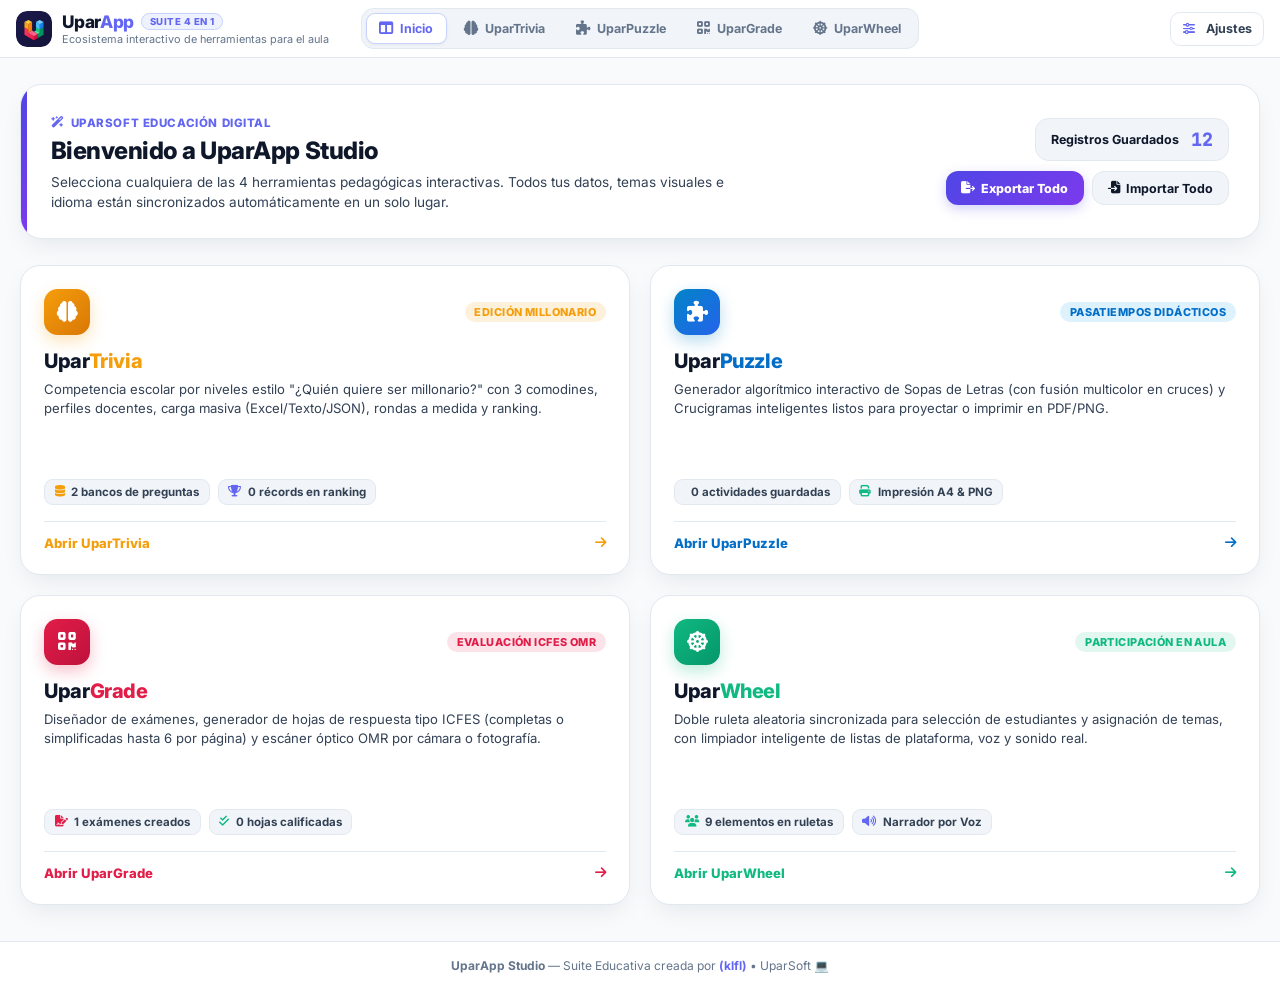
<file: index.html>
<!DOCTYPE html>
<html lang="es" class="light">

<head>
    <meta charset="UTF-8">
    <meta name="viewport" content="width=device-width, initial-scale=1.0">
    <title>UparApp Studio — Suite Interactiva Docente</title>
    <meta name="description" content="UparApp Studio: Suite educativa interactiva con trivias por niveles (UparTrivia), generador de sopas de letras y crucigramas (UparPuzzle), calificador OMR estilo ICFES (UparGrade) y ruletas didácticas (UparWheel).">
    <!-- Configuración PWA para instalar como App en Android, iOS y PC -->
    <link rel="manifest" href="/manifest.json">
    <link rel="icon" type="image/svg+xml" href="/icon.svg">
    <link rel="apple-touch-icon" href="/icon.svg">
    <meta name="theme-color" content="#4f46e5">
    <meta name="mobile-web-app-capable" content="yes">
    <meta name="apple-mobile-web-app-capable" content="yes">
    <meta name="apple-mobile-web-app-status-bar-style" content="black-translucent">
    <meta name="apple-mobile-web-app-title" content="UparApp">
    <script>
        (function () {
            try {
                const savedTheme =
                    localStorage.getItem('uparapp_suite_theme') ||
                    localStorage.getItem('uparpuzzle_theme') ||
                    localStorage.getItem('ruleta_theme') ||
                    localStorage.getItem('upartrivia_theme') ||
                    localStorage.getItem('upargrade_theme') ||
                    'light';
                const isDark = savedTheme === 'dark';
                document.documentElement.classList.toggle('dark', isDark);
                document.documentElement.classList.toggle('light', !isDark);
            } catch (e) {}
        })();
    </script>

    <!-- Google Fonts: Inter & JetBrains Mono -->
    <link rel="preconnect" href="https://fonts.googleapis.com">
    <link rel="preconnect" href="https://fonts.gstatic.com" crossorigin>
    <link href="https://fonts.googleapis.com/css2?family=Inter:wght@400;500;600;700;800&family=JetBrains+Mono:wght@600;700&display=swap" rel="stylesheet">
    <!-- Font Awesome Icons -->
    <link rel="preload" href="https://cdnjs.cloudflare.com/ajax/libs/font-awesome/6.5.1/css/all.min.css" as="style" onload="this.onload=null;this.rel='stylesheet'">
    <noscript><link rel="stylesheet" href="https://cdnjs.cloudflare.com/ajax/libs/font-awesome/6.5.1/css/all.min.css"></noscript>

    <!-- Estilos del Hub Maestro -->
    <link rel="stylesheet" href="styles.css">
</head>

<body>

    <!-- Contenedor de Notificaciones Toast -->
    <div id="suiteToastContainer" class="suite-toast-container"></div>

    <!-- ==================== TOP BAR MAESTRA DE UPARAPP STUDIO ==================== -->
    <header class="suite-topbar">
        <div class="topbar-inner">

<!-- Identidad de Marca Dinámica (Cambia según la App activa) -->
            <div class="suite-brand" onclick="openSuiteApp('dashboard')" title="Volver al Panel Principal">
                <div id="suiteBrandLogo" class="suite-logo" style="overflow: hidden; padding: 0;">
                    <img id="suiteBrandCustomSvg" src="/icon.svg" alt="UparApp" style="width: 100%; height: 100%; object-fit: cover; border-radius: inherit; display: block;">
                    <i id="suiteBrandIcon" class="fa-solid fa-cubes" style="display: none;"></i>
                </div>
                <div class="suite-brand-text">
                    <div class="suite-title-row">
                        <h1 id="suiteBrandTitle">Upar<span class="text-indigo">App</span></h1>
                        <span id="uiSuiteBadge" class="suite-badge badge-indigo hide-md">Suite 4 en 1</span>
                    </div>
                    <p id="uiSuiteSubtitle" class="hide-lg">Ecosistema interactivo de herramientas para el aula</p>
                </div>
            </div>

            <!-- Menú Superior de Acceso Rápido (Cada botón con su color propio al seleccionarse) -->
            <nav class="suite-nav" id="suiteTopNav">
                <button class="suite-nav-btn active" data-app="dashboard" onclick="openSuiteApp('dashboard')" title="Inicio">
                    <i class="fa-solid fa-table-columns"></i>
                    <span id="uiNavHome" class="nav-label">Inicio</span>
                </button>
                <button class="suite-nav-btn" data-app="upartrivia" onclick="openSuiteApp('upartrivia')" title="UparTrivia">
                    <i class="fa-solid fa-brain"></i>
                    <span class="nav-label">UparTrivia</span>
                </button>
                <button class="suite-nav-btn" data-app="uparpuzzle" onclick="openSuiteApp('uparpuzzle')" title="UparPuzzle">
                    <i class="fa-solid fa-puzzle-piece"></i>
                    <span class="nav-label">UparPuzzle</span>
                </button>
                <button class="suite-nav-btn" data-app="upargrade" onclick="openSuiteApp('upargrade')" title="UparGrade">
                    <i class="fa-solid fa-qrcode"></i>
                    <span class="nav-label">UparGrade</span>
                </button>
                <button class="suite-nav-btn" data-app="uparwheel" onclick="openSuiteApp('uparwheel')" title="UparWheel">
                    <i class="fa-solid fa-dharmachakra"></i>
                    <span class="nav-label">UparWheel</span>
                </button>
            </nav>

            <!-- Utilidades Globales Sincronizadas -->
            <div class="suite-actions" id="suiteActionsWrapper">
                <button type="button" id="btnMobileMoreMenu" class="btn-suite-util btn-icon mobile-more-toggle" onclick="toggleMobileActionsMenu(event)" title="Más opciones" aria-expanded="false">
                    <i class="fa-solid fa-sliders text-indigo"></i>
                    <span id="uiSuiteSettingsLabel" class="suite-settings-label">Ajustes</span>
                </button>

                <div id="suiteActionsDropdown" class="suite-actions-menu">
                    <!-- Botón Instalar App (Se muestra automáticamente cuando el dispositivo permite instalar) -->
                    <button type="button" id="btnInstallPWA" class="btn-suite-util hidden" onclick="installSuitePWA(); closeMobileActionsMenu();" title="Instalar UparApp en tu dispositivo">
                        <i class="fa-solid fa-download text-indigo"></i>
                        <span id="uiInstallMaster">Instalar App</span>
                    </button>

                    <!-- Idioma Global ES / EN -->
                    <button type="button" id="btnSuiteLang" class="btn-suite-util" onclick="toggleSuiteLang(); closeMobileActionsMenu();" title="Cambiar Idioma Global / Switch Global Language">
                        <i class="fa-solid fa-globe text-indigo"></i>
                        <span id="suiteLangLabel">ES</span>
                        <span class="only-mobile-label" id="uiMobileLangText">Idioma</span>
                    </button>

                    <!-- Tema Global Claro / Oscuro -->
                    <button type="button" id="btnSuiteTheme" class="btn-suite-util btn-icon" onclick="toggleSuiteTheme(); closeMobileActionsMenu();" title="Cambiar Tema Global Claro / Oscuro">
                        <i id="suiteThemeIcon" class="fa-solid fa-moon text-indigo"></i>
                        <span class="only-mobile-label" id="uiMobileThemeText">Tema</span>
                    </button>

                    <!-- Respaldo Maestro Unificado JSON -->
                    <button type="button" class="btn-suite-util" onclick="openBackupModal(); closeMobileActionsMenu();" title="Respaldo Maestro de las 4 Apps">
                        <i class="fa-solid fa-database text-indigo"></i>
                        <span id="uiBtnMasterBackup">Respaldo</span>
                    </button>

                    <!-- Pantalla Completa Global -->
                    <button type="button" id="btnSuiteFullscreen" class="btn-suite-util btn-icon" onclick="toggleSuiteFullscreen(); closeMobileActionsMenu();" title="Pantalla Completa">
                        <i id="suiteFsIcon" class="fa-solid fa-expand text-indigo"></i>
                        <span class="only-mobile-label" id="uiMobileFsText">Pantalla</span>
                    </button>
                </div>
            </div>

        </div>
    </header>

    <!-- ==================== ÁREA DE TRABAJO PRINCIPAL ==================== -->
    <main class="suite-workspace">

        <!-- =====================================================================
             VISTA 0: DASHBOARD PRINCIPAL (TARJETAS DE LAS 4 HERRAMIENTAS)
             ===================================================================== -->
        <section id="viewDashboard" class="suite-view active">
            <div class="dashboard-wrapper">

                <!-- Banner Hero de Bienvenida -->
                <div class="hero-banner">
                    <div class="hero-text">
                        <span class="hero-kicker" id="uiHeroKicker"><i class="fa-solid fa-wand-magic-sparkles"></i> UparSoft Educación Digital</span>
                        <h2 id="uiHeroTitle">Bienvenido a UparApp Studio</h2>
                        <p id="uiHeroDesc">
                            Selecciona cualquiera de las 4 herramientas pedagógicas interactivas. Todos tus datos, temas visuales e idioma están sincronizados automáticamente en un solo lugar.
                        </p>
                    </div>

                    <div class="hero-quick-stats">
                        <div class="hero-stat-pill">
                            <span id="uiStatTotalSaved">Registros Guardados</span>
                            <strong id="totalSuiteItemsCount" class="font-mono text-indigo">0</strong>
                        </div>
                        <div class="hero-stat-btns">
                            <button class="btn-hero-action" onclick="exportMasterBackupJSON()">
                                <i class="fa-solid fa-file-export"></i> <span id="uiBtnHeroExport">Exportar Todo</span>
                            </button>
                            <button class="btn-hero-outline" onclick="document.getElementById('masterImportInput').click()">
                                <i class="fa-solid fa-file-import"></i> <span id="uiBtnHeroImport">Importar Todo</span>
                            </button>
                            <input type="file" id="masterImportInput" accept=".json" class="hidden" onchange="handleMasterImportJSON(event)">
                        </div>
                    </div>
                </div>

               <!-- Cuadrícula de Tarjetas de las 4 Aplicaciones (Orden: Trivia, Puzzle, Grade, Wheel) -->
                <div class="apps-cards-grid">

                    <!-- TARJETA 1: UPARTRIVIA (Ámbar) -->
                    <article class="app-card card-hover-amber" onclick="openSuiteApp('upartrivia')">
                        <div class="app-card-top">
                            <div class="app-card-icon bg-grad-amber">
                                <i class="fa-solid fa-brain"></i>
                            </div>
                            <span class="app-tag tag-amber" id="uiTagTrivia">Edición Millonario</span>
                        </div>
                        <h3>Upar<span class="text-amber">Trivia</span></h3>
                        <p id="uiDescTrivia">
                            Competencia escolar por niveles estilo "¿Quién quiere ser millonario?" con 3 comodines, perfiles docentes, carga masiva (Excel/Texto/JSON), rondas a medida y ranking.
                        </p>
                        <div class="app-card-metrics">
                            <div class="metric-chip">
                                <i class="fa-solid fa-database text-amber"></i>
                                <span id="metricTriviaBanks">0 bancos de preguntas</span>
                            </div>
                            <div class="metric-chip">
                                <i class="fa-solid fa-trophy text-indigo"></i>
                                <span id="metricTriviaScores">0 récords en ranking</span>
                            </div>
                        </div>
                        <div class="app-card-footer text-amber">
                            <span class="btn-launch-text" id="uiLaunchTrivia">Abrir UparTrivia</span>
                            <i class="fa-solid fa-arrow-right"></i>
                        </div>
                    </article>

                    <!-- TARJETA 2: UPARPUZZLE (Azul) -->
                    <article class="app-card card-hover-blue" onclick="openSuiteApp('uparpuzzle')">
                        <div class="app-card-top">
                            <div class="app-card-icon bg-grad-blue">
                                <i class="fa-solid fa-puzzle-piece"></i>
                            </div>
                            <span class="app-tag tag-blue" id="uiTagPuzzle">Pasatiempos Didácticos</span>
                        </div>
                        <h3>Upar<span class="text-blue">Puzzle</span></h3>
                        <p id="uiDescPuzzle">
                            Generador algorítmico interactivo de Sopas de Letras (con fusión multicolor en cruces) y Crucigramas inteligentes listos para proyectar o imprimir en PDF/PNG.
                        </p>
                        <div class="app-card-metrics">
                            <div class="metric-chip">
                                <i class="fa-solid fa-folder-bookmark text-blue"></i>
                                <span id="metricPuzzleSaved">0 actividades guardadas</span>
                            </div>
                            <div class="metric-chip">
                                <i class="fa-solid fa-print text-emerald"></i>
                                <span id="uiBadgePuzzlePrint">Impresión A4 & PNG</span>
                            </div>
                        </div>
                        <div class="app-card-footer text-blue">
                            <span class="btn-launch-text" id="uiLaunchPuzzle">Abrir UparPuzzle</span>
                            <i class="fa-solid fa-arrow-right"></i>
                        </div>
                    </article>

                    <!-- TARJETA 3: UPARGRADE (Rojo/Rosa) -->
                    <article class="app-card card-hover-rose" onclick="openSuiteApp('upargrade')">
                        <div class="app-card-top">
                            <div class="app-card-icon bg-grad-rose">
                                <i class="fa-solid fa-qrcode"></i>
                            </div>
                            <span class="app-tag tag-rose" id="uiTagGrade">Evaluación ICFES OMR</span>
                        </div>
                        <h3>Upar<span class="text-rose">Grade</span></h3>
                        <p id="uiDescGrade">
                            Diseñador de exámenes, generador de hojas de respuesta tipo ICFES (completas o simplificadas hasta 6 por página) y escáner óptico OMR por cámara o fotografía.
                        </p>
                        <div class="app-card-metrics">
                            <div class="metric-chip">
                                <i class="fa-solid fa-file-signature text-rose"></i>
                                <span id="metricGradeExams">0 exámenes creados</span>
                            </div>
                            <div class="metric-chip">
                                <i class="fa-solid fa-check-double text-emerald"></i>
                                <span id="metricGradeResults">0 hojas calificadas</span>
                            </div>
                        </div>
                        <div class="app-card-footer text-rose">
                            <span class="btn-launch-text" id="uiLaunchGrade">Abrir UparGrade</span>
                            <i class="fa-solid fa-arrow-right"></i>
                        </div>
                    </article>

                    <!-- TARJETA 4: UPARWHEEL (Esmeralda) -->
                    <article class="app-card card-hover-emerald" onclick="openSuiteApp('uparwheel')">
                        <div class="app-card-top">
                            <div class="app-card-icon bg-grad-emerald">
                                <i class="fa-solid fa-dharmachakra"></i>
                            </div>
                            <span class="app-tag tag-emerald" id="uiTagWheel">Participación en Aula</span>
                        </div>
                        <h3>Upar<span class="text-emerald">Wheel</span></h3>
                        <p id="uiDescWheel">
                            Doble ruleta aleatoria sincronizada para selección de estudiantes y asignación de temas, con limpiador inteligente de listas de plataforma, voz y sonido real.
                        </p>
                        <div class="app-card-metrics">
                            <div class="metric-chip">
                                <i class="fa-solid fa-users text-emerald"></i>
                                <span id="metricWheelCount">0 elementos en ruletas</span>
                            </div>
                            <div class="metric-chip">
                                <i class="fa-solid fa-volume-high text-indigo"></i>
                                <span id="uiBadgeWheelVoice">Narrador por Voz</span>
                            </div>
                        </div>
                        <div class="app-card-footer text-emerald">
                            <span class="btn-launch-text" id="uiLaunchWheel">Abrir UparWheel</span>
                            <i class="fa-solid fa-arrow-right"></i>
                        </div>
                    </article>

                </div>

            </div>
        </section>

        <!-- =====================================================================
             VISTAS EMBEBIDAS DE LAS 4 APLICACIONES
             ===================================================================== -->
        <section id="viewApp_uparpuzzle" class="suite-view app-frame-view">
            <div id="loader_uparpuzzle" class="app-loading-overlay">
                <div class="app-loading-spinner" style="border-top-color: var(--blue);"></div>
                <span class="app-loading-text">Cargando UparPuzzle...</span>
            </div>
            <iframe id="frame_uparpuzzle" data-src="./uparpuzzle/index.html" title="UparPuzzle"></iframe>
        </section>

        <section id="viewApp_uparwheel" class="suite-view app-frame-view">
            <div id="loader_uparwheel" class="app-loading-overlay">
                <div class="app-loading-spinner" style="border-top-color: var(--emerald);"></div>
                <span class="app-loading-text">Cargando UparWheel...</span>
            </div>
            <iframe id="frame_uparwheel" data-src="./uparwheel/index.html" title="UparWheel"></iframe>
        </section>

        <section id="viewApp_upartrivia" class="suite-view app-frame-view">
            <div id="loader_upartrivia" class="app-loading-overlay">
                <div class="app-loading-spinner" style="border-top-color: var(--amber);"></div>
                <span class="app-loading-text">Cargando UparTrivia...</span>
            </div>
            <iframe id="frame_upartrivia" data-src="./upartrivia/index.html" title="UparTrivia"></iframe>
        </section>

        <section id="viewApp_upargrade" class="suite-view app-frame-view">
            <div id="loader_upargrade" class="app-loading-overlay">
                <div class="app-loading-spinner" style="border-top-color: var(--rose);"></div>
                <span class="app-loading-text">Cargando UparGrade...</span>
            </div>
            <iframe id="frame_upargrade" data-src="./upargrade/index.html" title="UparGrade"></iframe>
        </section>

    </main>

    <!-- ==================== MODAL DE RESPALDO MAESTRO UNIFICADO ==================== -->
    <div id="backupModalOverlay" class="suite-modal-overlay hidden">
        <div class="suite-modal-card">
            <div class="suite-modal-icon">
                <i class="fa-solid fa-database"></i>
            </div>
            <h3 id="uiModalBackupTitle">Respaldo Maestro de UparApp Studio</h3>
            <p id="uiModalBackupDesc">
                Exporta o importa en un único archivo <code>.json</code> todos los datos guardados en las 4 aplicaciones (crucigramas, listas de ruletas, bancos/rankings de trivia y exámenes/notas de UparGrade).
            </p>
            <div class="suite-modal-actions">
                <button class="btn-hero-action" onclick="exportMasterBackupJSON()">
                    <i class="fa-solid fa-download"></i> <span id="uiModalBtnExport">Descargar Respaldo (.json)</span>
                </button>
                <button class="btn-suite-util" onclick="document.getElementById('masterImportInput').click()">
                    <i class="fa-solid fa-upload text-indigo"></i> <span id="uiModalBtnImport">Cargar Archivo (.json)</span>
                </button>
                <button class="btn-suite-util" onclick="closeBackupModal()" id="uiModalBtnClose">
                    Cerrar
                </button>
            </div>
        </div>
    </div>

<!-- ==================== MODAL DE SINCRONIZACIÓN QR (PC ↔ CELULAR) ==================== -->
    <div id="suiteQrModalOverlay" class="suite-modal-overlay hidden">
        <div class="suite-modal-card suite-qr-hub-card">
            <h3 id="uiSuiteQrTitle"><i class="fa-solid fa-qrcode text-indigo"></i> Sincronizar con QR (PC ↔ Celular)</h3>
            <p id="uiSuiteQrSub" class="suite-qr-sub">
                Funciona tanto con la cámara normal de tu teléfono como con el escáner interno.
            </p>

            <div class="suite-qr-tabs">
                <button type="button" class="btn-suite-util suite-qr-tab" id="tabSuiteQrSend">
                    <i class="fa-solid fa-upload text-indigo"></i>
                    <span id="uiSuiteQrTabSend">1. Enviar de aquí (QR)</span>
                </button>
                <button type="button" class="btn-suite-util suite-qr-tab" id="tabSuiteQrReceive">
                    <i class="fa-solid fa-download text-emerald"></i>
                    <span id="uiSuiteQrTabReceive">2. Recibir aquí (QR)</span>
                </button>
                <button type="button" class="btn-suite-util suite-qr-tab" id="tabSuiteQrScan">
                    <i class="fa-solid fa-camera text-amber"></i>
                    <span id="uiSuiteQrTabScan">3. Escanear con Cámara</span>
                </button>
            </div>

            <div id="suiteQrHubBody" class="suite-qr-body">
                <span class="text-muted-xs">Preparando QR...</span>
            </div>

            <div class="suite-modal-actions" style="margin-top:0.9rem;">
                <button type="button" class="btn-suite-util" id="btnCloseSuiteQrHub">
                    <span id="uiSuiteQrBtnCancel">Cancelar</span>
                </button>
            </div>
        </div>
    </div>

    <!-- Pie de Página del Dashboard (Siempre al final real del documento, nunca flotando sobre las cards) -->
    <footer id="suiteMainFooter" class="suite-footer">
        <p id="uiSuiteFooterText"><strong>UparApp Studio</strong> — Suite Educativa creada por <a href="https://github.com/kevinluisfl" target="_blank" rel="noopener noreferrer">(klfl)</a> • UparSoft 💻</p>
    </footer>

    <!-- Controlador Maestro de la Suite -->
    <script src="suite.js" defer></script>
</body>

</html>
</file>
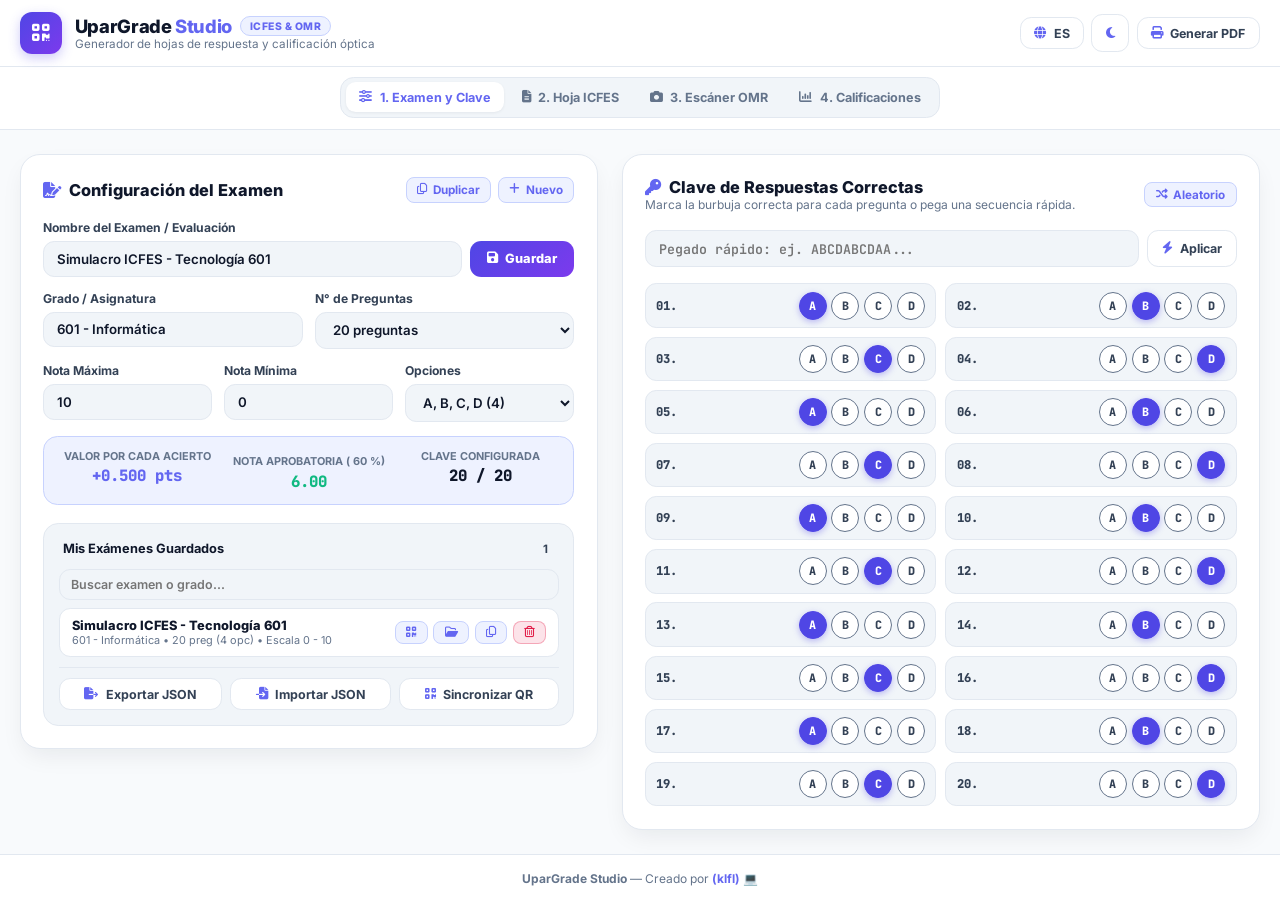
<file: upargrade/index.html>
<!DOCTYPE html>
<html lang="es" class="light">

<head>
    <meta charset="UTF-8">
    <meta name="viewport" content="width=device-width, initial-scale=1.0">
    <title>UparGrade Studio - Hojas de Respuesta ICFES y Escáner OMR</title>
    <meta name="description" content="UparGrade Studio: Diseñador de exámenes, generador de hojas de respuestas tipo ICFES y escáner óptico OMR con cámara para calificación automática.">

    <!-- Google Fonts: Inter & JetBrains Mono -->
    <link rel="preconnect" href="https://fonts.googleapis.com">
    <link rel="preconnect" href="https://fonts.gstatic.com" crossorigin>
    <link href="https://fonts.googleapis.com/css2?family=Inter:wght@400;500;600;700;800&family=JetBrains+Mono:wght@600;700&display=swap" rel="stylesheet">
    <!-- Font Awesome Icons -->
    <link rel="preload" href="https://cdnjs.cloudflare.com/ajax/libs/font-awesome/6.5.1/css/all.min.css" as="style" onload="this.onload=null;this.rel='stylesheet'">
    <noscript><link rel="stylesheet" href="https://cdnjs.cloudflare.com/ajax/libs/font-awesome/6.5.1/css/all.min.css"></noscript>
    <!-- Hoja de estilos externa -->
    <link rel="stylesheet" href="styles.css">
    <!-- Estilo dinámico para orientación de página al imprimir -->
    <style id="dynamicPrintPageStyle"></style>
</head>

<body>

    <!-- Contenedor de Notificaciones Toast -->
    <div id="toastContainer" class="toast-container no-print"></div>

    <!-- ==================== BARRA SUPERIOR ESTILO STUDIO ==================== -->
    <header class="app-header no-print">
        <!-- Fila 1: Marca a la izquierda y Utilidades (Idioma, Tema, Imprimir) arriba a la derecha -->
        <div class="header-container">
            <!-- Logo y Título -->
            <div class="brand-group">
                <div class="brand-icon">
                    <i class="fa-solid fa-qrcode"></i>
                </div>
                <div>
                    <div class="brand-title-row">
                        <h1>UparGrade <span class="text-indigo">Studio</span></h1>
                        <span id="uiBadgeOMR" class="badge-pill">ICFES & OMR</span>
                    </div>
                    <p id="uiMainSubtitle">Generador de hojas de respuesta y calificación óptica</p>
                </div>
            </div>

            <!-- Utilidades Globales Arriba a la Derecha (Idioma, Tema, Impresión Rápida) -->
            <div class="header-utilities">
                <button id="btnLangToggle" class="btn-utility" title="Cambiar Idioma / Switch Language">
                    <i class="fa-solid fa-globe text-indigo"></i>
                    <span id="langLabel">ES</span>
                </button>

                <button id="btnThemeToggle" class="btn-utility btn-icon-only" title="Cambiar tema Claro / Oscuro">
                    <i id="themeIcon" class="fa-solid fa-moon text-indigo"></i>
                </button>

                <button class="btn-utility btn-print-top" onclick="printAnswerSheet()">
                    <i class="fa-solid fa-print text-indigo"></i>
                    <span id="uiBtnPrintTop" class="hide-sm">Imprimir Hoja</span>
                </button>
            </div>
        </div>

<!-- Fila 2: Menú de las 4 Opciones debajo y centrado -->
        <div class="subnav-bar">
            <nav class="nav-tabs">
                <button class="nav-tab active" data-view="exams" onclick="switchView('exams')" title="1. Examen y Clave">
                    <i class="fa-solid fa-sliders"></i>
                    <span id="uiNavExams" class="tab-label">1. Examen y Clave</span>
                </button>
                <button class="nav-tab" data-view="sheet" onclick="switchView('sheet')" title="2. Hoja ICFES">
                    <i class="fa-solid fa-file-lines"></i>
                    <span id="uiNavSheet" class="tab-label">2. Hoja ICFES</span>
                </button>
                <button class="nav-tab" data-view="scanner" onclick="switchView('scanner')" title="3. Escáner OMR">
                    <i class="fa-solid fa-camera"></i>
                    <span id="uiNavScanner" class="tab-label">3. Escáner OMR</span>
                </button>
                <button class="nav-tab" data-view="results" onclick="switchView('results')" title="4. Calificaciones">
                    <i class="fa-solid fa-chart-column"></i>
                    <span id="uiNavResults" class="tab-label">4. Calificaciones</span>
                </button>
            </nav>
        </div>
    </header>

    <!-- ==================== CONTENEDOR PRINCIPAL DE VISTAS ==================== -->
    <main class="main-container">

        <!-- =====================================================================
             VISTA 1: CREADOR DE EXAMEN Y CLAVE DE RESPUESTAS (ANSWER KEY)
             ===================================================================== -->
        <section id="viewExams" class="view-section active no-print">
            <div class="exams-grid">

                <!-- Columna Izquierda: Configuración del Examen y Bancos Guardados -->
                <div class="studio-card">
                    <div class="card-section-header">
                        <h2><i class="fa-solid fa-file-signature text-indigo"></i> <span id="uiExamConfigTitle">Configuración del Examen</span></h2>
                        <div style="display: flex; gap: 0.4rem;">
                            <button type="button" class="btn-mini" onclick="duplicateCurrentExam()" title="Duplicar examen actual">
                                <i class="fa-regular fa-copy"></i> <span id="uiBtnDuplicateExam">Duplicar</span>
                            </button>
                            <button type="button" class="btn-mini" onclick="createNewBlankExam()">
                                <i class="fa-solid fa-plus"></i> <span id="uiBtnNewExam">Nuevo</span>
                            </button>
                        </div>
                    </div>

                    <div class="form-group">
                        <label for="examTitleInput" id="uiLabelExamTitle">Nombre del Examen / Evaluación</label>
                        <div class="input-with-btn">
                            <input type="text" id="examTitleInput" value="Simulacro ICFES - Tecnología 601" oninput="syncCurrentExamMeta()">
                            <button class="btn-primary-md" onclick="saveCurrentExam()">
                                <i class="fa-solid fa-floppy-disk"></i> <span id="uiBtnSaveExam">Guardar</span>
                            </button>
                        </div>
                    </div>

                    <div class="form-row-2">
                        <div class="form-group">
                            <label for="examCourseInput" id="uiLabelCourse">Grado / Asignatura</label>
                            <input type="text" id="examCourseInput" value="601 - Informática" oninput="syncCurrentExamMeta()">
                        </div>
                        <div class="form-group">
                            <label for="examQuestionsCount" id="uiLabelQCount">N° de Preguntas</label>
                            <select id="examQuestionsCount" onchange="handleQuestionCountChange(this.value)">
                                <option value="10">10 preguntas</option>
                                <option value="15">15 preguntas</option>
                                <option value="20" selected>20 preguntas</option>
                                <option value="25">25 preguntas</option>
                                <option value="30">30 preguntas</option>
                                <option value="40">40 preguntas</option>
                                <option value="50">50 preguntas</option>
                            </select>
                        </div>
                    </div>

                    <div class="form-row-3">
                        <div class="form-group">
                            <label for="examMaxGrade" id="uiLabelMaxGrade">Nota Máxima</label>
                            <input type="number" id="examMaxGrade" value="10.0" step="0.1" min="1" max="1000" oninput="syncCurrentExamMeta()">
                        </div>
                        <div class="form-group">
                            <label for="examMinGrade" id="uiLabelMinGrade">Nota Mínima</label>
                            <input type="number" id="examMinGrade" value="0.0" step="0.1" min="0" max="100" oninput="syncCurrentExamMeta()">
                        </div>
                        <div class="form-group">
                            <label for="examOptionsCount" id="uiLabelOptionsCount">Opciones</label>
                            <select id="examOptionsCount" onchange="handleOptionsCountChange(this.value)">
                                <option value="3">A, B, C (3)</option>
                                <option value="4" selected>A, B, C, D (4)</option>
                                <option value="5">A, B, C, D, E (5)</option>
                            </select>
                        </div>
                    </div>

                    <!-- Tarjeta Resumen Matemático de Valor por Pregunta -->
                    <div class="points-summary-banner">
                        <div class="summary-metric">
                            <span id="uiMetricValPerQ">Valor por cada acierto</span>
                            <strong id="metricPointsPerQuestion" class="font-mono text-indigo">+0.25 pts</strong>
                        </div>
                        <!-- <div class="summary-metric">
                            <span id="uiMetricPassing">Nota aprobatoria (60%)</span>
                            <strong id="metricPassingGrade" class="font-mono text-emerald">3.00</strong>
                        </div> -->
                      <div class="summary-metric">
                            <span style="display: inline-block; white-space: nowrap;">
                                <span id="uiMetricPassing" style="display: inline;">Nota aprobatoria</span> (<span id="passingPctInput" contenteditable="true" spellcheck="false" title="Clic para editar porcentaje" style="display: inline;" oninput="onPassingPctChange(this.textContent)" onblur="updateExamMathSummary()" onkeydown="if(event.key==='Enter'){event.preventDefault();this.blur();}">60</span>%)
                            </span>
                            <strong id="metricPassingGrade" class="font-mono text-emerald" contenteditable="true" spellcheck="false" title="Clic para editar nota aprobatoria" oninput="onPassingGradeChange(this.textContent)" onblur="updateExamMathSummary()" onkeydown="if(event.key==='Enter'){event.preventDefault();this.blur();}">6.00</strong>
                        </div>

                        <div class="summary-metric">
                            <span id="uiMetricKeyStatus">Clave configurada</span>
                            <strong id="metricKeyProgress" class="font-mono">20 / 20</strong>
                        </div>
                    </div>

                    <!-- Lista de Exámenes Guardados en el Navegador -->
                    <div class="saved-exams-box">
                        <div class="saved-header">
                            <span><i class="fa-solid fa-folder-bookmark text-indigo"></i> <strong id="uiSavedExamsTitle">Mis Exámenes Guardados</strong></span>
                            <span id="savedExamsBadge" class="badge-soft">0</span>
                        </div>
                        <div class="saved-search-row">
                            <input type="text" id="savedExamsSearchInput" placeholder="Buscar examen o grado..." oninput="onSavedExamsSearch(this.value)">
                        </div>
                        <div id="savedExamsList" class="saved-exams-list"></div>
                        <div id="savedExamsPagination" class="saved-pagination-bar hidden"></div>
                        <div class="saved-footer-btns">
                            <button class="btn-utility" onclick="exportAllDataJSON()">
                                <i class="fa-solid fa-file-export text-indigo"></i> <span id="uiBtnExportJson">Exportar JSON</span>
                            </button>
                            <button class="btn-utility" onclick="document.getElementById('importJsonFile').click()">
                                <i class="fa-solid fa-file-import text-indigo"></i> <span id="uiBtnImportJson">Importar JSON</span>
                            </button>
                            <button type="button" class="btn-utility" onclick="openQrSyncHubModal()" title="Pasar datos de PC a Celular o de Celular a PC con código QR">
                                <i class="fa-solid fa-qrcode text-indigo"></i> <span id="uiBtnQrSync">Sincronizar QR</span>
                            </button>
                            <input type="file" id="importJsonFile" accept=".json" class="hidden" onchange="handleImportJSON(event)">
                        </div>
                    </div>
                </div>

                <!-- Columna Derecha: Matriz de Respuestas Correctas (Answer Key) -->
                <div class="studio-card">
                    <div class="card-section-header">
                        <div>
                            <h2><i class="fa-solid fa-key text-indigo"></i> <span id="uiAnswerKeyTitle">Clave de Respuestas Correctas</span></h2>
                            <p class="text-muted-xs" id="uiAnswerKeySub">Marca la burbuja correcta para cada pregunta o pega una secuencia rápida.</p>
                        </div>
                        <div class="key-quick-actions">
                            <button class="btn-mini" onclick="fillRandomKey()" title="Llenar aleatoriamente">
                                <i class="fa-solid fa-shuffle"></i> <span id="uiBtnRandomKey">Aleatorio</span>
                            </button>
                        </div>
                    </div>

                    <!-- Barra de pegado rápido de clave (ej. ABCDABCD...) -->
                    <div class="quick-key-bar">
                        <input type="text" id="quickKeyStringInput" placeholder="Pegado rápido: ej. ABCDABCDAA..." class="font-mono">
                        <button class="btn-utility" onclick="applyQuickKeyString()">
                            <i class="fa-solid fa-bolt text-indigo"></i> <span id="uiBtnApplyPattern">Aplicar</span>
                        </button>
                    </div>

                    <!-- Grilla de Burbujas de la Clave -->
                    <div id="answerKeyGrid" class="answer-key-grid"></div>
                </div>

            </div>
        </section>

        <!-- =====================================================================
             VISTA 2: GENERADOR DE HOJA DE RESPUESTAS TIPO ICFES (IMPRIMIBLE)
             ===================================================================== -->
        <section id="viewSheet" class="view-section">
            <!-- Barra de Controles de Diseño de Hoja (Oculta al imprimir) -->
            <div class="studio-card sheet-toolbar no-print">
                <div class="toolbar-left">
                    <h2><i class="fa-solid fa-print text-indigo"></i> <span id="uiSheetPreviewTitle">Vista Previa de Hoja OMR Tipo ICFES</span></h2>
                    <p class="text-muted-xs" id="uiSheetPreviewSub">Elige entre el formato completo o el formato simplificado (hasta 6 hojas por página).</p>
                </div>

                <div class="toolbar-controls">
                    <label class="inline-switch">
                        <input type="checkbox" id="showTeacherKeyOnSheet" onchange="renderPrintableSheets()">
                        <span id="uiLabelShowKeySheet">Hoja Guía Docente</span>
                    </label>

                    <!-- Selector de Estilo de Hoja: Completa vs Simplificada (Solo esencial) -->
                    <select id="sheetStyleModeSelect" onchange="renderPrintableSheets()" title="Tipo de diseño de hoja">
                        <option value="full" id="optStyleFull">Completo ICFES</option>
                        <option value="minimal" id="optStyleMinimal">Simplificada</option>
                    </select>

                    <!-- Selector de Cantidad por Página (1 a 6) -->
                    <select id="sheetPrintLayoutSelect" onchange="renderPrintableSheets()" title="Cantidad de formatos por página">
                        <option value="1" id="optLayout1">1 por Hoja</option>
                        <option value="2" id="optLayout2">2 por Hoja</option>
                        <option value="4" id="optLayout4">4 por Hoja</option>
                        <option value="6" id="optLayout6">6 por Hoja</option>
                    </select>

                    <!-- Selector de Tamaño de Papel: Carta vs Oficio -->
                    <select id="sheetPaperSizeSelect" onchange="renderPrintableSheets()" title="Tamaño de hoja para imprimir o descargar">
                        <option value="letter" id="optPaperLetter" selected>Tamaño: Carta</option>
                        <option value="legal" id="optPaperLegal">Tamaño: Oficio</option>
                    </select>

                    <!-- Selector de Orientación de Página -->
                    <select id="sheetOrientationSelect" onchange="renderPrintableSheets()" title="Orientación de la hoja al imprimir">
                        <option value="auto" id="optOrientAuto">Orientación: Automática</option>
                        <option value="portrait" id="optOrientPortrait">Vertical</option>
                        <option value="landscape" id="optOrientLandscape">Horizontal</option>
                    </select>

                    <button class="btn-utility" onclick="downloadSheetAsPNG()">
                        <i class="fa-solid fa-image text-indigo"></i> <span id="uiBtnDownloadSheetPng">Descargar PNG</span>
                    </button>

                    <!-- <button class="btn-primary-md" onclick="window.print()"> -->
                    <button class="btn-primary-md" onclick="printAnswerSheet()">
                        <i class="fa-solid fa-print"></i> <span id="uiBtnPrintSheetNow">Generar PDF</span>
                    </button>
                </div>
            </div>

            <!-- Contenedor de Páginas Imprimibles -->
            <div id="printableAreaContainer" class="printable-area-container">
                <!-- Generado dinámicamente por JS -->
            </div>
        </section>

        <!-- =====================================================================
             VISTA 3: ESCÁNER ÓPTICO OMR (CÁMARA EN VIVO + SUBIDA DE IMAGEN + AUDITORÍA)
             ===================================================================== -->
        <section id="viewScanner" class="view-section no-print">
            <div class="scanner-grid">

                <!-- Panel Izquierdo: Visor de Cámara / Imagen Escaneada con Malla OMR -->
                <div class="studio-card">
                    <div class="card-section-header">
                        <div>
                            <h2><i class="fa-solid fa-crosshairs text-indigo"></i> <span id="uiScannerTitle">Escáner Óptico de Hoja ICFES</span></h2>
                            <p class="text-muted-xs" id="uiScannerSub">Alinea los 4 cuadros negros de las esquinas de la hoja o sube una foto/captura.</p>
                        </div>
                        <span id="scannerActiveExamBadge" class="badge-pill">Examen Activo</span>
                    </div>

                    <!-- Controles de Entrada del Escáner -->
                    <div class="scanner-controls-bar">
                        <!-- Dentro de .scanner-controls-bar (en upargrade/index.html) -->
                        <div style="display:flex; align-items:center; gap:0.55rem; margin-left:auto; flex-wrap:wrap;">
                            <button type="button" id="btnToggleScannerOrientation" class="btn-utility" onclick="toggleScannerViewportOrientation()" title="Cambiar orientación del encuadre del escáner">
                                <i class="fa-solid fa-rotate text-indigo"></i>
                                <span id="uiScannerOrientLabel">Marco: Vertical</span>
                            </button>
                            <label class="inline-switch">
                                <input type="checkbox" id="autoCaptureSheetToggle" checked>
                                <span id="uiAutoCaptureLabel">Auto-captura</span>
                            </label>
                        </div>

                        <button id="btnStartCamera" class="btn-primary-md" onclick="toggleCameraStream()">
                            <i class="fa-solid fa-video"></i> <span id="uiBtnCameraToggle">Activar Cámara</span>
                        </button>

                        <button id="btnCaptureFrame" class="btn-emerald-md hidden" onclick="captureFromVideoAndScan()">
                            <i class="fa-solid fa-camera-retro"></i> <span id="uiBtnCapturePhoto">Capturar y Calificar</span>
                        </button>

                        <button class="btn-utility" onclick="document.getElementById('uploadSheetInput').click()">
                            <i class="fa-solid fa-upload text-indigo"></i> <span id="uiBtnUploadPhoto">Subir Foto de Hoja</span>
                        </button>
                        <input type="file" id="uploadSheetInput" accept="image/*" class="hidden" onchange="handleSheetImageUpload(event)">

                        <button class="btn-utility" onclick="generateSimulatedStudentScan()" title="Genera una hoja rellenada de prueba para verificar el escáner">
                            <i class="fa-solid fa-wand-magic-sparkles text-indigo"></i> <span id="uiBtnSimulateScan">Simular Hoja Llena</span>
                        </button>
                    </div>

                    <!-- Ajuste de Sensibilidad Óptica (Umbral de grafito/tinta) -->
                    <div class="sensitivity-bar">
                        <label for="omrThresholdRange">
                            <i class="fa-solid fa-sliders text-indigo"></i>
                            <span id="uiLabelSensitivity">Sensibilidad de detección de lápiz/tinta:</span>
                            <strong id="sensitivityValueLabel" class="font-mono">Media (38%)</strong>
                        </label>
                        <input type="range" id="omrThresholdRange" min="18" max="65" value="38" oninput="updateSensitivityLabel(this.value)" onchange="rescanCurrentCanvasImage()">
                        <div class="scanner-frame-adjust-row">
                            <label for="omrBubbleWidthRange" style="margin:0;">
                                <span id="uiLabelBubbleWidth">Anchura de burbujas (hojas compactas):</span>
                                <strong id="bubbleWidthValueLabel" class="font-mono">100%</strong>
                            </label>
                            <input type="range" id="omrBubbleWidthRange" min="75" max="115" value="100" style="width:150px;" oninput="updateBubbleWidthScale(this.value)">
                        </div>
                        <div class="scanner-frame-adjust-row">
                            <span id="uiCornerDragHint">¿Esquinas desfasadas? Arrástralas en la foto:</span>
                            <div class="scanner-frame-adjust-btns">
                                <button type="button" id="btnToggleCornerEditor" class="btn-mini" onclick="toggleManualCornerEditor()">
                                    <i class="fa-solid fa-vector-square"></i> <span id="uiBtnEditCorners">Ajustar 4 Esquinas</span>
                                </button>
                                <button type="button" id="btnApplyManualCorners" class="btn-emerald-md hidden" style="padding:0.28rem 0.65rem; font-size:0.73rem;" onclick="applyManualCornersAndRescan()">
                                    <i class="fa-solid fa-check"></i> <span id="uiBtnApplyCorners">Aplicar</span>
                                </button>
                            </div>
                        </div>
                    </div>

                    <!-- Escenario Visual: Video en vivo + Canvas de procesamiento OMR -->
                    <div class="scanner-viewport-wrapper">
                        <video id="scannerVideo" autoplay playsinline muted class="scanner-video hidden"></video>
                        <div id="cameraGuideOverlay" class="camera-guide-overlay hidden">
                            <div class="guide-corner tl"></div>
                            <div class="guide-corner tr"></div>
                            <div class="guide-corner bl"></div>
                            <div class="guide-corner br"></div>
                        </div>
                        <div id="liveScanStatusPill" class="live-scan-pill hidden">Buscando esquinas de la hoja...</div>
                        <button type="button" id="btnCaptureFloating" class="btn-emerald-md scanner-floating-capture hidden" onclick="captureFromVideoAndScan()">
                            <i class="fa-solid fa-camera-retro"></i>
                            <span id="uiBtnCaptureFloating">Capturar</span>
                        </button>
                        <canvas id="omrScannerCanvas" width="700" height="920" class="omr-scanner-canvas"></canvas>
                    </div>
                </div>

                <!-- Panel Derecho: Resultado Inmediato, Calificación y Auditoría Manual -->
                <div class="studio-card">
                    <div class="card-section-header">
                        <h2><i class="fa-solid fa-graduation-cap text-indigo"></i> <span id="uiScanResultTitle">Resultado de la Evaluación</span></h2>
                        <span id="scanStatusBadge" class="badge-soft">Listo para escanear</span>
                    </div>

                    <!-- Tarjeta Gigante de Calificación -->
                    <div class="score-hero-card">
                        <div class="score-circle" id="scoreCircleBox">
                            <span class="score-number font-mono" id="scannedFinalGrade">0.0</span>
                            <span class="score-max font-mono" id="scannedMaxGradeLabel">/ 5.0</span>
                        </div>

                        <div class="score-stats-grid">
                            <div class="stat-box correct">
                                <span class="stat-label" id="uiStatCorrect">Correctas</span>
                                <strong id="scannedCorrectCount" class="font-mono">0</strong>
                            </div>
                            <div class="stat-box wrong">
                                <span class="stat-label" id="uiStatWrong">Incorrectas</span>
                                <strong id="scannedWrongCount" class="font-mono">0</strong>
                            </div>
                            <div class="stat-box blank">
                                <span class="stat-label" id="uiStatBlank">En Blanco / Doble</span>
                                <strong id="scannedBlankCount" class="font-mono">0</strong>
                            </div>
                            <div class="stat-box pct">
                                <span class="stat-label" id="uiStatPct">Porcentaje</span>
                                <strong id="scannedPercentText" class="font-mono">0%</strong>
                            </div>
                        </div>
                    </div>

                    <!-- Datos del Estudiante para Registrar la Nota -->
                     <!-- Recorte automático de la zona del Nombre escrito en la hoja + Botón OCR -->
                    <div id="studentNameCropBox" class="hidden" style="margin-bottom: 0.75rem; background: var(--card-inner); border: 1px solid var(--border); border-radius: 0.75rem; padding: 0.5rem 0.75rem;">
                        <div style="display:flex; justify-content:space-between; align-items:center; margin-bottom:0.35rem;">
                            <span class="text-muted-xs" style="font-weight:700;">
                                <i class="fa-solid fa-signature text-indigo"></i> Firma / Nombre detectado en la hoja:
                            </span>
                            <button type="button" class="btn-mini" onclick="runHandwritingOcrOnCrop()" id="btnRunNameOcr" title="Intentar leer texto con OCR">
                                <i class="fa-solid fa-wand-magic-sparkles"></i> Leer texto (OCR)
                            </button>
                        </div>
                        <canvas id="studentNameCropCanvas" width="460" height="58" style="width:100%; height:auto; border-radius:0.45rem; background:#fff; border:1px solid var(--border); display:block;"></canvas>
                    </div>

                    <div style="display:flex; justify-content:space-between; align-items:center; gap:0.5rem; flex-wrap:wrap; margin-bottom:0.35rem;">
                        <span class="text-muted-xs" style="font-weight:700;">
                            <i class="fa-solid fa-users text-indigo"></i> Plantilla base de estudiantes:
                        </span>
                        <div style="display:flex; align-items:center; gap:0.65rem; flex-wrap:wrap;">
                            <label class="inline-switch" title="Si está marcado, quita de la lista base al estudiante cuando registras su calificación">
                                <input type="checkbox" id="autoRemoveRosterOnSave" checked onchange="toggleAutoRemoveRoster(this.checked)">
                                <span>Quitar al guardar</span>
                            </label>
                            <button type="button" class="btn-mini" onclick="openRosterImporterModal()">
                                <i class="fa-solid fa-bolt"></i> Cargar / Limpiar lista
                            </button>
                        </div>
                    </div>

                    <div class="form-group" style="margin-bottom:0.65rem;">
                        <select id="rosterStudentSelect" onchange="selectStudentFromRoster(this.value)">
                            <option value="">-- Seleccionar de la lista base (0 cargados) --</option>
                        </select>
                    </div>

                    <div class="form-row-2">
                        <div class="form-group">
                            <label for="scannedStudentName" id="uiLabelStudentName">Nombre del Estudiante</label>
                            <input type="text" id="scannedStudentName" placeholder="Ej. Caroll Lopez">
                        </div>
                        <div class="form-group">
                            <label for="scannedStudentId" id="uiLabelStudentCode">Código / Documento (Opcional)</label>
                            <input type="text" id="scannedStudentId" placeholder="Ej. 106543...">
                        </div>
                    </div>

                    <button class="btn-primary-xl" onclick="saveScannedResultToGradebook()">
                        <i class="fa-solid fa-check-double"></i>
                        <span id="uiBtnSaveGrade">Registrar Calificación en Planilla</span>
                    </button>

                    <!-- Desglose Interactivo Pregunta por Pregunta (Permite corrección con 1 clic) -->
                    <div class="audit-section">
                        <div class="audit-header">
                            <strong id="uiAuditTitle">Revisión y Corrección Rápida por Pregunta</strong>
                            <span class="text-muted-xs" id="uiAuditHint">(Haz clic en una letra si deseas ajustar manualmente lo detectado)</span>
                        </div>
                        <div id="scannedAuditList" class="scanned-audit-list"></div>
                    </div>
                </div>

            </div>

            <!-- Modal Híbrido de Cámara Centrada (se usa cuando el visor queda bajo o con poco alto útil) -->
        <div id="cameraModalOverlay" class="upar-modal-overlay hidden no-print" role="dialog" aria-modal="true" aria-labelledby="cameraModalTitle">
            <div class="upar-modal-box camera-modal-card">
                <div class="camera-modal-head">
                    <h3 id="cameraModalTitle"><i class="fa-solid fa-camera text-indigo"></i> Escáner en Vivo</h3>
                    <button type="button" class="btn-mini" onclick="toggleScannerViewportOrientation()">
                        <i class="fa-solid fa-rotate"></i>
                        <span id="uiModalOrientLabel">Marco: Vertical</span>
                    </button>
                </div>

                <div id="cameraModalHost" class="camera-modal-host"></div>

                <div class="upar-modal-actions" style="margin-top:0.85rem;">
                    <button type="button" class="btn-danger-sm" onclick="stopCameraStream()">
                        <i class="fa-solid fa-video-slash"></i>
                        <span id="uiBtnModalStopScan">Detener</span>
                    </button>
                </div>
            </div>
        </div>
        </section>

        <!-- =====================================================================
             VISTA 4: PLANILLA DE CALIFICACIONES Y ESTADÍSTICAS DEL EXAMEN
             ===================================================================== -->
        <section id="viewResults" class="view-section no-print">
            <div class="studio-card">
                <div class="results-header-row">
                    <div>
                        <h2><i class="fa-solid fa-table-list text-indigo"></i> <span id="uiGradebookTitle">Planilla de Calificaciones</span></h2>
                        <p class="text-muted-xs" id="uiGradebookSub">Registro histórico de hojas escaneadas con cálculo automático de promedio y exportación a Excel.</p>
                    </div>

                    <div class="results-actions">
                        <select id="resultsExamFilter" onchange="renderGradebookTable()"></select>
                        <input type="text" id="resultsStudentSearch" oninput="renderGradebookTable()" placeholder="Buscar estudiante...">
                        
                        <!-- Selector de separador CSV configurable -->
                        <div class="csv-export-group">
                            <select id="csvDelimiterSelect" title="Separador de columnas para Excel CSV">
                                <option value=";" selected id="optSepSemicolon">Separador: Punto y coma ( ; )</option>
                                <option value="," id="optSepComma">Separador: Coma ( , )</option>
                                <option value="tab" id="optSepTab">Separador: Tabulación (Tab)</option>
                                <option value="|" id="optSepPipe">Separador: Barra ( | )</option>
                            </select>
                            <button class="btn-utility" onclick="exportGradebookCSV()">
                                <i class="fa-solid fa-file-csv text-emerald"></i> <span id="uiBtnExportCsv">Exportar Excel (.csv)</span>
                            </button>
                        </div>

                        <button class="btn-danger-sm" onclick="clearGradebookForCurrentExam()">
                            <i class="fa-regular fa-trash-can"></i> <span id="uiBtnClearGrades">Vaciar</span>
                        </button>
                    </div>
                </div>

                <!-- Resumen Estadístico del Curso -->
                <div class="course-kpi-row">
                    <div class="kpi-card">
                        <span id="uiKpiTotal">Evaluados</span>
                        <strong id="kpiTotalEvaluated" class="font-mono">0</strong>
                    </div>
                    <div class="kpi-card">
                        <span id="uiKpiAvg">Promedio del Grupo</span>
                        <strong id="kpiAverageGrade" class="font-mono text-indigo">0.00</strong>
                    </div>
                    <div class="kpi-card">
                        <span id="uiKpiPassRate">Aprobados (≥ 60%)</span>
                        <strong id="kpiPassRate" class="font-mono text-emerald">0%</strong>
                    </div>
                    <div class="kpi-card">
                        <span id="uiKpiBest">Mejor Nota</span>
                        <strong id="kpiHighestGrade" class="font-mono text-amber">0.00</strong>
                    </div>
                </div>

                <div class="table-responsive">
                    <table class="studio-table">
                        <thead>
                            <tr>
                                <th>#</th>
                                <th id="thResStudent">Estudiante</th>
                                <th id="thResCode">Código</th>
                                <th id="thResExam">Examen</th>
                                <th id="thResHits">Aciertos</th>
                                <th id="thResPct">Porcentaje</th>
                                <th id="thResGrade">Nota Final</th>
                                <th id="thResDate">Fecha</th>
                                <th></th>
                            </tr>
                        </thead>
                        <tbody id="gradebookTableBody"></tbody>
                    </table>
                </div>
            </div>
        </section>

    </main>

    <!-- Pie de Página -->
    <footer class="app-footer no-print">
        <p><strong>UparGrade Studio</strong> — Creado por <a href="https://github.com/kevinluisfl" target="_blank" rel="noopener noreferrer">(klfl)</a> 💻</p>
    </footer>

    <!-- Lógica principal modular -->
    <script src="app.js" defer></script>
</body>

</html>
</file>
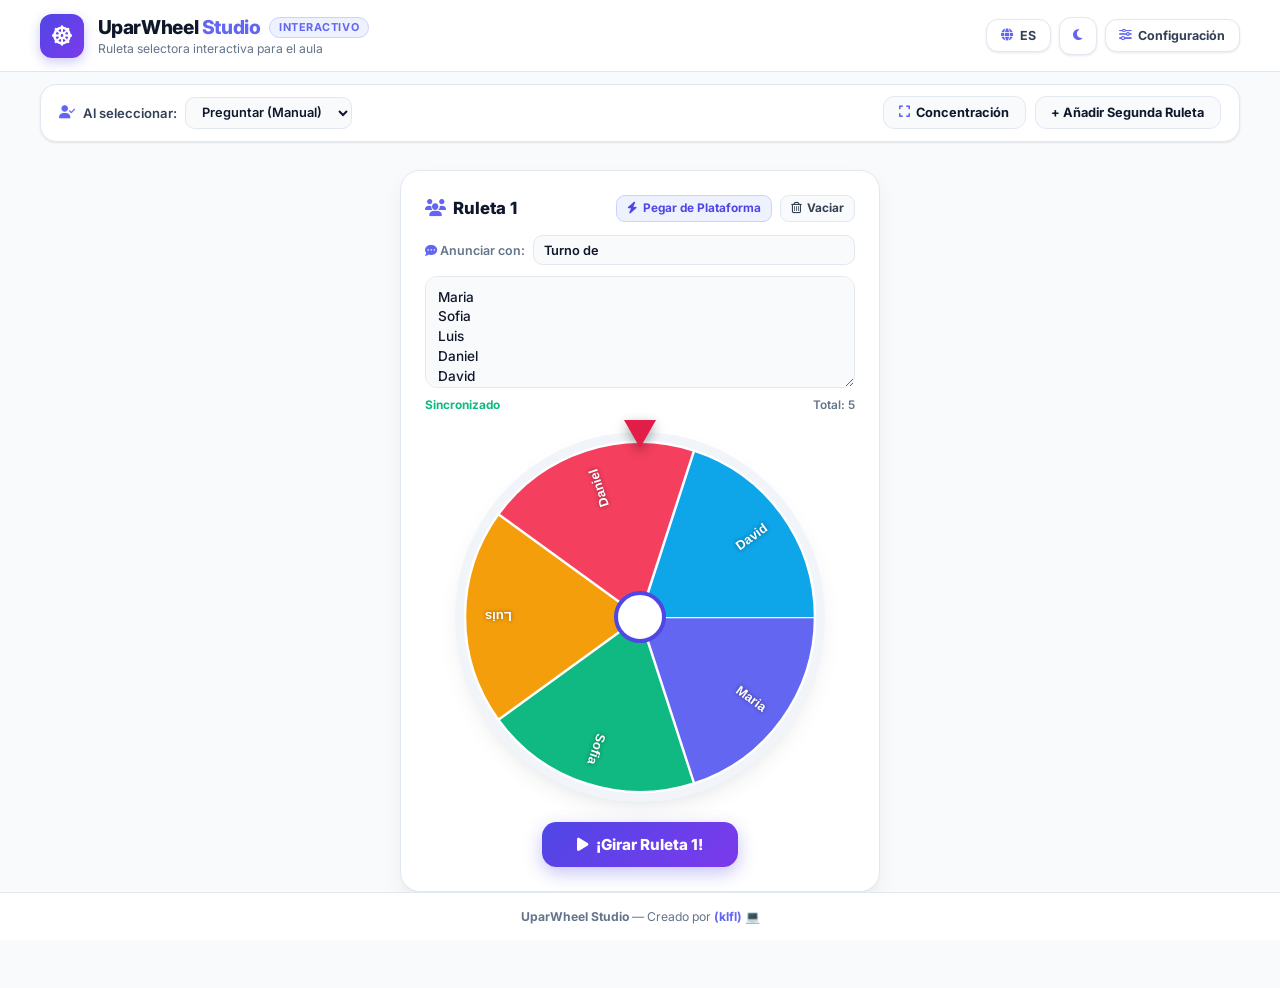
<file: uparwheel/index.html>
<!DOCTYPE html>
<html lang="es" class="light">

<head>
    <meta charset="UTF-8">
    <meta name="viewport" content="width=device-width, initial-scale=1.0">
    <title>UparWheel Studio - Ruleta de Participación Escolar</title>
    <meta name="description" content="UparWheel Studio: Ruletas didácticas interactivas y dobles con anunciador por voz para sorteos de participación, equipos y dinámicas de clase.">

    <!-- Google Fonts: Inter & JetBrains Mono -->
    <link rel="preconnect" href="https://fonts.googleapis.com">
    <link rel="preconnect" href="https://fonts.gstatic.com" crossorigin>
    <link href="https://fonts.googleapis.com/css2?family=Inter:wght@400;500;600;700;800&family=JetBrains+Mono:wght@600;700&display=swap" rel="stylesheet">
    <!-- Font Awesome Icons -->
    <link rel="preload" href="https://cdnjs.cloudflare.com/ajax/libs/font-awesome/6.5.1/css/all.min.css" as="style" onload="this.onload=null;this.rel='stylesheet'">
    <noscript><link rel="stylesheet" href="https://cdnjs.cloudflare.com/ajax/libs/font-awesome/6.5.1/css/all.min.css"></noscript>
    <!-- Hoja de estilos externa -->
    <link rel="stylesheet" href="styles.css">
</head>

<body>

    <!-- Barra Superior Estilo Studio -->
    <header class="app-header">
        <div class="header-container">
            <!-- Logo y Título con identidad UparWheel Studio -->
            <div class="brand-group">
                <div class="brand-icon">
                    <i class="fa-solid fa-dharmachakra"></i>
                </div>
                <div>
                    <div class="brand-title-row">
                        <h1>UparWheel <span class="text-indigo">Studio</span></h1>
                        <span id="uiBadgeInteractive" class="badge-pill">Interactivo</span>
                    </div>
                    <p id="uiMainSubtitle">Ruleta selectora interactiva para el aula</p>
                </div>
            </div>

            <!-- Controles Globales de Barra Superior (Idioma, Tema, Configuración) -->
            <div class="header-utilities">
                <!-- Botón Idioma ES/EN -->
                <button id="btnLangToggle" class="btn-utility" title="Cambiar Idioma / Switch Language">
                    <i class="fa-solid fa-globe text-indigo"></i>
                    <span id="langLabel">ES</span>
                </button>

                <!-- Botón Tema Claro/Oscuro -->
                <button id="btnThemeToggle" class="btn-utility btn-icon-only" title="Cambiar tema Claro / Oscuro">
                    <i id="themeIcon" class="fa-solid fa-moon text-indigo"></i>
                </button>

                <!-- Botón y Menú Desplegable de Configuración (Voz y Sonido) -->
                <div class="settings-dropdown-wrapper">
                    <button id="btnSettingsToggle" class="btn-utility" title="Configuración de Voz y Sonido">
                        <i class="fa-solid fa-sliders text-indigo"></i>
                        <span id="uiBtnSettings" class="hide-sm">Configuración</span>
                    </button>

                    <!-- Panel Flotante de Configuración -->
                    <div id="settingsMenu" class="settings-popover hidden">
                        <div class="settings-popover-header">
                            <h4><i class="fa-solid fa-volume-high text-indigo"></i> <span id="uiSettingsTitle">Ajustes de Voz y Sonido</span></h4>
                            <button id="btnTestVoice" class="btn-test-voice" title="Probar voz actual">
                                <i class="fa-solid fa-play"></i> <span id="uiBtnTestVoice">Probar</span>
                            </button>
                        </div>

                        <div class="settings-group">
                            <label for="voiceRateSelect" id="uiLabelVoiceRate">Velocidad de habla</label>
                            <select id="voiceRateSelect">
                                <option value="0.75" id="optRateSlow">Lento (0.75x)</option>
                                <option value="0.95" selected id="optRateNormal">Normal (1.0x)</option>
                                <option value="1.25" id="optRateFast">Rápido (1.25x)</option>
                            </select>
                        </div>

                        <div class="settings-group">
                            <label for="voiceNarratorSelect" id="uiLabelNarrator">Narrador del navegador</label>
                            <select id="voiceNarratorSelect">
                                <option value="default">Predeterminado del sistema</option>
                            </select>
                        </div>

                        <div class="settings-divider"></div>

                        <label class="settings-switch-row" for="muteNarratorToggle">
                            <span class="switch-label">
                                <i class="fa-solid fa-microphone-slash text-muted-icon"></i>
                                <span id="uiLabelMuteNarrator">Silenciar narrador</span>
                            </span>
                            <input type="checkbox" id="muteNarratorToggle">
                        </label>

                        <label class="settings-switch-row" for="wheelSoundToggle">
                            <span class="switch-label">
                                <i class="fa-solid fa-music text-indigo"></i>
                                <span id="uiLabelWheelSound">Sonido de ruleta al girar</span>
                            </span>
                            <input type="checkbox" id="wheelSoundToggle" checked>
                        </label>
                    </div>
                </div>
            </div>
        </div>
    </header>

    <!-- Barra de Controles de Juego (Sticky) -->
    <div class="sticky-bar-wrapper">
        <div class="top-controls">

            <!-- Selector de comportamiento del ganador -->
            <div class="config-item">
                <i class="fa-solid fa-user-check text-indigo"></i>
                <label for="removalMode" id="uiLabelRemovalMode">Al seleccionar:</label>
                <select id="removalMode">
                    <option value="manual" id="optModeManual">Preguntar (Manual)</option>
                    <option value="auto" id="optModeAuto">Eliminar automático</option>
                    <option value="keep" id="optModeKeep">Mantener siempre</option>
                </select>
            </div>

            <!-- Tiempo de cuenta regresiva para el modo automático -->
            <div class="config-item hidden" id="autoTimeWrapper">
                <i class="fa-regular fa-clock text-indigo"></i>
                <label for="autoTimeInput" id="uiLabelAutoWait">Espera:</label>
                <input type="number" id="autoTimeInput" min="2" max="60" value="4">
                <span id="uiLabelSeconds">seg</span>
            </div>

            <div class="controls-actions">
                <!-- Botón Modo Concentración / Pantalla Completa -->
                <button id="focusModeBtn" class="btn-toggle" title="Modo Concentración / Pantalla Completa para proyectar">
                    <i id="focusModeIcon" class="fa-solid fa-expand text-indigo"></i>
                    <span id="uiBtnFocusMode">Concentración</span>
                </button>
                <!-- Botones de control global -->
                <button id="toggleWheel2Btn" class="btn-toggle">+ Añadir Segunda Ruleta</button>
                <button id="spinAllBtn" class="btn-spin-all hidden" disabled>
                    <i class="fa-solid fa-arrows-spin"></i> <span id="uiBtnSpinAll">Girar Ambas a la Vez</span>
                </button>
            </div>
        </div>
    </div>

    <!-- Rejilla Principal de Ruletas -->
    <main class="wheels-grid">

        <!-- ==================== RULETA 1 (Estudiantes) ==================== -->
        <section class="wheel-unit" id="unit1">
            <div class="wheel-header">
                <h2 id="uiWheel1Title"><i class="fa-solid fa-users text-indigo"></i> <span>Ruleta 1</span></h2>
                <div class="header-actions">
                    <button id="importBtn1" class="btn-action-sm btn-import">
                        <i class="fa-solid fa-bolt"></i> <span id="uiBtnImport1">Pegar de Plataforma</span>
                    </button>
                    <button id="clearBtn1" class="btn-action-sm btn-clear">
                        <i class="fa-regular fa-trash-can"></i> <span id="uiBtnClear1">Vaciar</span>
                    </button>
                </div>
            </div>

            <!-- Frase personalizada para síntesis de voz -->
            <div class="voice-prefix-wrapper">
                <label for="voicePrefix1"><i class="fa-solid fa-comment-dots text-indigo"></i> <span id="uiLabelPrefix1">Anunciar con:</span></label>
                <input type="text" id="voicePrefix1" value="Turno de">
            </div>

            <!-- Caja de texto con persistencia en localStorage -->
            <div class="textarea-wrapper">
                <textarea id="input1" placeholder="Pega los nombres aquí..."></textarea>
                <div class="counter">
                    <span id="saveStatus1" class="save-status">Sincronizado</span>
                    <span id="counter1">Total: 0</span>
                </div>
            </div>

            <!-- Escenario visual de la Ruleta -->
            <div class="wheel-stage">
                <div class="pointer"></div>
                <canvas id="canvas1" width="370" height="370" title="Haz clic sobre la ruleta para girar"></canvas>
                <button id="spinBtn1" class="btn-spin" disabled>
                    <i class="fa-solid fa-play"></i> <span id="uiBtnSpin1">¡Girar Ruleta 1!</span>
                </button>
            </div>
        </section>

        <!-- ==================== RULETA 2 (Temas / Actividades) ==================== -->
        <section class="wheel-unit hidden" id="unit2">
            <div class="wheel-header">
                <h2 id="uiWheel2Title"><i class="fa-solid fa-layer-group text-indigo"></i> <span>Ruleta 2</span></h2>
                <div class="header-actions">
                    <button id="importBtn2" class="btn-action-sm btn-import">
                        <i class="fa-solid fa-bolt"></i> <span id="uiBtnImport2">Pegar de Plataforma</span>
                    </button>
                    <button id="clearBtn2" class="btn-action-sm btn-clear">
                        <i class="fa-regular fa-trash-can"></i> <span id="uiBtnClear2">Vaciar</span>
                    </button>
                </div>
            </div>

            <!-- Frase personalizada para síntesis de voz -->
            <div class="voice-prefix-wrapper">
                <label for="voicePrefix2"><i class="fa-solid fa-comment-dots text-indigo"></i> <span id="uiLabelPrefix2">Anunciar con:</span></label>
                <input type="text" id="voicePrefix2" value="Tema">
            </div>

            <!-- Caja de texto con persistencia en localStorage -->
            <div class="textarea-wrapper">
                <textarea id="input2" placeholder="Tema 1&#10;Tema 2&#10;Tema 3&#10;Tema 4"></textarea>
                <div class="counter">
                    <span id="saveStatus2" class="save-status">Sincronizado</span>
                    <span id="counter2">Total: 0</span>
                </div>
            </div>

            <!-- Escenario visual de la Ruleta -->
            <div class="wheel-stage">
                <div class="pointer"></div>
                <canvas id="canvas2" width="370" height="370" title="Haz clic sobre la ruleta para girar"></canvas>
                <button id="spinBtn2" class="btn-spin" disabled>
                    <i class="fa-solid fa-play"></i> <span id="uiBtnSpin2">¡Girar Ruleta 2!</span>
                </button>
            </div>
        </section>
    </main>

    <!-- ==================== MODALES DEL SISTEMA ==================== -->

    <!-- 1. Modal de Anuncio de Ganadores (Individual o Dual) -->
    <div id="modalOverlay" class="modal-overlay">
        <div class="modal">
            <div class="modal-trophy-badge">
                <i class="fa-solid fa-trophy"></i>
            </div>
            <h3 id="modalTitle">¡Resultado del Giro!</h3>
            <div id="resultsContainer" class="results-container"></div>
            <div id="modalTimer" class="modal-timer"></div>
            <button id="closeAllBtn" class="btn-close-all">Listo / Continuar</button>
        </div>
    </div>

    <!-- 2. Modal de Confirmación para Vaciar Listas -->
    <div id="confirmOverlay" class="modal-overlay">
        <div class="modal confirm-modal">
            <h3 id="confirmTitle">¿Vaciar lista?</h3>
            <p id="confirmMessage">Esta acción borrará todos los elementos guardados. ¿Deseas continuar?</p>
            <div class="confirm-actions">
                <button id="cancelConfirmBtn" class="btn btn-cancel">Cancelar</button>
                <button id="acceptConfirmBtn" class="btn btn-remove">Sí, vaciar</button>
            </div>
        </div>
    </div>

    <!-- 3. Modal Extractor Inteligente (Limpia volcados de plataformas educativas) -->
    <div id="cleanerOverlay" class="modal-overlay">
        <div class="modal cleaner-modal">
            <h3 id="cleanerTitle">Importar y Limpiar Lista</h3>
            <p id="uiCleanerDesc" class="cleaner-desc">
                Pega abajo el texto copiado de la plataforma (incluso con notas, correos y faltas). Se extraerán los
                nombres automáticamente:
            </p>
            <textarea id="rawInput" class="cleaner-textarea"
                placeholder="Pega aquí todo el texto copiado de la plataforma..."></textarea>

            <div class="cleaner-options">
                <label>
                    <input type="checkbox" id="invertNameOrder" checked>
                    <span id="uiLabelInvertOrder">Invertir a formato natural ("Danna Sofia Amaris Camargo") para pronunciación fluida</span>
                </label>
                <label>
                    <input type="checkbox" id="toTitleCase" checked>
                    <span id="uiLabelTitleCase">Convertir a tipo Título (Mayúsculas y minúsculas)</span>
                </label>
            </div>

            <div id="cleanerFeedback" class="cleaner-feedback"></div>

            <div class="confirm-actions">
                <button id="cancelCleanerBtn" class="btn btn-cancel">Cancelar</button>
                <button id="processCleanerBtn" class="btn btn-keep btn-accent">Procesar e Insertar</button>
            </div>
        </div>
    </div>

        <!-- Pie de Página -->
        <footer class="app-footer">
            <p id="uiFooterLeft"><strong>UparWheel Studio</strong> — Creado por <a href="https://github.com/kevinluisfl" target="_blank" rel="noopener noreferrer">(klfl)</a> 💻</p>
        </footer>
    <!-- Script principal del cliente -->
    <script src="app.js" defer></script>
</body>

</html>
</file>
<file: styles.css>
/* ==========================================================================
   1. VARIABLES DE DISEÑO INDIGO STUDIO (CLARO Y OSCURO)
   ========================================================================== */
:root {
    --bg: #f8fafc;
    --header-bg: #ffffff;
    --card: #ffffff;
    --card-inner: #f1f5f9;
    --accent: #4f46e5;
    --accent-light: #6366f1;
    --accent-soft: #eef2ff;
    --accent-border: #c7d2fe;
    --text: #0f172a;
    --text-secondary: #334155;
    --text-muted: #64748b;
    --border: #e2e8f0;
    --emerald: #10b981;
    --amber: #f59e0b;
    --rose: #e11d48;
    /* --blue: #0ea5e9; */
    --blue: #026ec7;
    --shadow-sm: 0 1px 3px rgba(15, 23, 42, 0.06);
    --shadow-md: 0 10px 25px -5px rgba(15, 23, 42, 0.08);
    --shadow-lg: 0 20px 35px -10px rgba(15, 23, 42, 0.16);
}

html.dark {
    --bg: #020617;
    --header-bg: #0f172a;
    --card: #0f172a;
    --card-inner: #1e293b;
    --accent: #6366f1;
    --accent-light: #818cf8;
    --accent-soft: rgba(99, 102, 241, 0.15);
    --accent-border: rgba(99, 102, 241, 0.35);
    --text: #f8fafc;
    --text-secondary: #cbd5e1;
    --text-muted: #94a3b8;
    --border: #1e293b;
    --shadow-sm: 0 2px 6px rgba(0, 0, 0, 0.35);
    --shadow-md: 0 12px 28px rgba(0, 0, 0, 0.45);
    --shadow-lg: 0 24px 48px rgba(0, 0, 0, 0.7);
}

html.dark .text-blue,
html.dark #uiLaunchPuzzle {
    color: #38bdf8 !important; /* Contraste > 8:1 sobre #0f172a */
}

html.dark .tag-blue,
html.dark #uiTagPuzzle {
    color: #7dd3fc !important;
    background-color: rgba(14, 165, 233, 0.18) !important;
}

html.dark .text-rose,
html.dark #uiLaunchGrade {
    color: #fb7185 !important; /* Contraste > 6.2:1 sobre #0f172a */
}

html.dark .tag-rose,
html.dark #uiTagGrade {
    color: #fda4af !important;
    background-color: rgba(244, 63, 94, 0.2) !important;
}

* {
    box-sizing: border-box;
    margin: 0;
    padding: 0;
    font-family: 'Inter', system-ui, -apple-system, sans-serif;
}

/* IMPORTANTE: Sin height: 100% fijo en html/body para que el footer nunca flote a mitad de pantalla al hacer scroll */
body {
    background-color: var(--bg);
    color: var(--text);
    min-height: 100vh;
    display: flex;
    flex-direction: column;
    /* transition: background-color 0.2s, color 0.2s; */
    transition: color 0.2s;
    overflow-x: hidden;
}

.font-mono { font-family: 'JetBrains Mono', monospace; }
.text-indigo { color: var(--accent-light); }
.text-emerald { color: var(--emerald); }
.text-amber { color: var(--amber); }
.text-rose { color: var(--rose); }
.text-blue { color: var(--blue); }
.hidden { display: none !important; }

/* ==========================================================================
   2. TOP BAR MAESTRA DE UPARAPP STUDIO (MARCA DINÁMICA Y COLORES POR APP)
   ========================================================================== */
.suite-topbar {
    background: var(--header-bg);
    border-bottom: 1px solid var(--border);
    position: sticky;
    top: 0;
    z-index: 60;
    height: 58px;
    flex-shrink: 0;
    display: flex;
    align-items: center;
}

.topbar-inner {
    max-width: 1440px;
    width: 100%;
    margin: 0 auto;
    padding: 0 1rem;
    display: flex;
    align-items: center;
    justify-content: space-between;
    gap: 0.65rem;
}

.suite-brand {
    display: flex;
    align-items: center;
    gap: 0.65rem;
    cursor: pointer;
    user-select: none;
    flex-shrink: 0;
    min-width: 185px;
}

.suite-logo {
    width: 36px;
    height: 36px;
    border-radius: 0.7rem;
    color: #ffffff;
    display: flex;
    align-items: center;
    justify-content: center;
    font-size: 1.05rem;
    transition: background 0.2s ease, box-shadow 0.2s ease;
}

.suite-title-row {
    display: flex;
    align-items: center;
    gap: 0.45rem;
}

.suite-brand h1 {
    font-size: 1.08rem;
    font-weight: 800;
    letter-spacing: -0.02em;
}

.suite-brand p {
    font-size: 0.68rem;
    color: var(--text-muted);
    white-space: nowrap;
}

.suite-badge {
    font-size: 0.6rem;
    font-weight: 800;
    text-transform: uppercase;
    letter-spacing: 0.05em;
    padding: 0.12rem 0.48rem;
    border-radius: 999px;
    border: 1px solid transparent;
    white-space: nowrap;
}

.badge-indigo {
    background: var(--accent-soft);
    color: var(--accent-light);
    border-color: var(--accent-border);
}
.badge-emerald {
    background: rgba(16, 185, 129, 0.14);
    color: var(--emerald);
    border-color: rgba(16, 185, 129, 0.35);
}
.badge-amber {
    background: rgba(245, 158, 11, 0.15);
    color: var(--amber);
    border-color: rgba(245, 158, 11, 0.38);
}
.badge-rose {
    background: rgba(225, 29, 72, 0.14);
    color: var(--rose);
    border-color: rgba(225, 29, 72, 0.35);
}
.badge-blue {
    background: rgba(14, 165, 233, 0.14);
    color: var(--blue);
    border-color: rgba(14, 165, 233, 0.35);
}

/* Botones de Navegación Central con color personalizado por aplicación */
.suite-nav {
    display: flex;
    align-items: center;
    gap: 0.22rem;
    background: var(--card-inner);
    padding: 0.25rem;
    border-radius: 0.8rem;
    border: 1px solid var(--border);
}

.suite-nav-btn {
    background: transparent;
    border: 1px solid transparent;
    color: var(--text-muted);
    padding: 0.42rem 0.8rem;
    border-radius: 0.55rem;
    font-size: 0.78rem;
    font-weight: 700;
    cursor: pointer;
    display: inline-flex;
    align-items: center;
    justify-content: center;
    gap: 0.42rem;
    transition: all 0.15s ease;
    white-space: nowrap;
}

.suite-nav-btn i {
    font-size: 0.9rem;
    transition: color 0.15s ease;
}

/* Color de icono sutil en hover según la app */
.suite-nav-btn[data-app="dashboard"]:hover { color: var(--accent-light); }
.suite-nav-btn[data-app="uparpuzzle"]:hover { color: var(--blue); }
.suite-nav-btn[data-app="uparwheel"]:hover { color: var(--emerald); }
.suite-nav-btn[data-app="upartrivia"]:hover { color: var(--amber); }
.suite-nav-btn[data-app="upargrade"]:hover { color: var(--rose); }

/* Estado activo con el color propio de cada app */
.suite-nav-btn.active[data-app="dashboard"] {
    background: var(--card);
    color: var(--accent-light);
    border-color: var(--accent-border);
    box-shadow: var(--shadow-sm);
}

.suite-nav-btn.active[data-app="uparpuzzle"] {
    background: var(--card);
    color: var(--blue);
    border-color: rgba(14, 165, 233, 0.4);
    box-shadow: 0 2px 8px rgba(14, 165, 233, 0.15);
}

.suite-nav-btn.active[data-app="uparwheel"] {
    background: var(--card);
    color: var(--emerald);
    border-color: rgba(16, 185, 129, 0.4);
    box-shadow: 0 2px 8px rgba(16, 185, 129, 0.15);
}

.suite-nav-btn.active[data-app="upartrivia"] {
    background: var(--card);
    color: var(--amber);
    border-color: rgba(245, 158, 11, 0.45);
    box-shadow: 0 2px 8px rgba(245, 158, 11, 0.15);
}

.suite-nav-btn.active[data-app="upargrade"] {
    background: var(--card);
    color: var(--rose);
    border-color: rgba(225, 29, 72, 0.4);
    box-shadow: 0 2px 8px rgba(225, 29, 72, 0.15);
}

/* Acciones derechas de la Top Bar */
.suite-actions {
    display: flex;
    align-items: center;
    gap: 0.35rem;
    flex-shrink: 0;
}

.btn-suite-util {
    background: var(--card);
    color: var(--text-secondary);
    border: 1px solid var(--border);
    padding: 0.42rem 0.7rem;
    border-radius: 0.65rem;
    font-size: 0.75rem;
    font-weight: 700;
    cursor: pointer;
    display: inline-flex;
    align-items: center;
    justify-content: center;
    gap: 0.35rem;
    transition: all 0.15s;
}

.btn-suite-util:hover {
    border-color: var(--accent-light);
    color: var(--text);
}

.btn-icon {
    width: 34px;
    height: 34px;
    padding: 0;
}

/* ==========================================================================
   3. DASHBOARD PRINCIPAL Y TARJETAS DE LAS 4 APLICACIONES
   ========================================================================== */
.suite-workspace {
    flex: 1 0 auto;
    display: flex;
    flex-direction: column;
    width: 100%;
}

.suite-view {
    display: none;
    width: 100%;
}

#viewDashboard.suite-view.active {
    display: block;
    flex: 1 0 auto;
    animation: fadeIn 0.18s ease-out;
}

/* Vista de Iframe a Pantalla Completa Real */
.app-frame-view.suite-view.active {
    display: block;
    width: 100%;
    height: calc(100vh - 58px);
}

.app-frame-view {
    background: var(--bg);
    position: relative;
}

.app-loading-overlay {
    position: absolute;
    inset: 0;
    background: var(--bg);
    display: flex;
    flex-direction: column;
    align-items: center;
    justify-content: center;
    gap: 0.75rem;
    z-index: 10;
    transition: opacity 0.2s ease, visibility 0.2s ease;
}

.app-loading-overlay.is-hidden {
    opacity: 0;
    visibility: hidden;
    pointer-events: none;
}

.app-loading-spinner {
    width: 38px;
    height: 38px;
    border-radius: 50%;
    border: 3px solid var(--border);
    border-top-color: var(--accent-light);
    animation: appSpin 0.75s linear infinite;
}

.app-loading-text {
    font-size: 0.82rem;
    font-weight: 700;
    color: var(--text-muted);
    letter-spacing: 0.01em;
}

@keyframes appSpin {
    to { transform: rotate(360deg); }
}

.app-frame-view iframe {
    width: 100%;
    height: 100%;
    border: none;
    display: block;
    background: var(--bg);
}

@keyframes fadeIn {
    from { opacity: 0; transform: translateY(3px); }
    to { opacity: 1; transform: translateY(0); }
}

.dashboard-wrapper {
    max-width: 1280px;
    width: 100%;
    margin: 0 auto;
    padding: 1.6rem 1.25rem 2.25rem 1.25rem;
}

.hero-banner {
    background: var(--card);
    border: 1px solid var(--border);
    border-radius: 1.35rem;
    padding: 1.6rem 1.85rem;
    margin-bottom: 1.6rem;
    box-shadow: var(--shadow-md);
    display: flex;
    flex-wrap: wrap;
    align-items: center;
    justify-content: space-between;
    gap: 1.5rem;
    position: relative;
    overflow: hidden;
}

.hero-banner::before {
    content: '';
    position: absolute;
    top: 0;
    left: 0;
    width: 6px;
    height: 100%;
    background: linear-gradient(180deg, #4f46e5, #7c3aed);
}

.hero-text {
    max-width: 680px;
}

.hero-kicker {
    display: inline-flex;
    align-items: center;
    gap: 0.4rem;
    font-size: 0.72rem;
    font-weight: 800;
    text-transform: uppercase;
    letter-spacing: 0.05em;
    color: var(--accent-light);
    margin-bottom: 0.4rem;
}

.hero-text h2 {
    font-size: 1.5rem;
    font-weight: 800;
    letter-spacing: -0.02em;
    margin-bottom: 0.4rem;
}

.hero-text p {
    font-size: 0.85rem;
    color: var(--text-secondary);
    line-height: 1.5;
}

.hero-quick-stats {
    display: flex;
    flex-direction: column;
    align-items: flex-end;
    gap: 0.65rem;
}

.hero-stat-pill {
    background: var(--card-inner);
    border: 1px solid var(--border);
    padding: 0.5rem 0.95rem;
    border-radius: 0.85rem;
    display: flex;
    align-items: center;
    gap: 0.75rem;
    font-size: 0.78rem;
    font-weight: 700;
}

.hero-stat-pill strong {
    font-size: 1.15rem;
    font-weight: 800;
}

.hero-stat-btns {
    display: flex;
    gap: 0.5rem;
}

.btn-hero-action {
    background: linear-gradient(135deg, #4f46e5, #7c3aed);
    color: #ffffff;
    border: none;
    padding: 0.52rem 0.95rem;
    border-radius: 0.75rem;
    font-size: 0.78rem;
    font-weight: 800;
    cursor: pointer;
    display: inline-flex;
    align-items: center;
    gap: 0.4rem;
    box-shadow: 0 4px 12px rgba(79, 70, 229, 0.25);
}

.btn-hero-outline {
    background: var(--card-inner);
    color: var(--text);
    border: 1px solid var(--border);
    padding: 0.52rem 0.95rem;
    border-radius: 0.75rem;
    font-size: 0.78rem;
    font-weight: 700;
    cursor: pointer;
    display: inline-flex;
    align-items: center;
    gap: 0.4rem;
}

/* Cuadrícula de las 4 Tarjetas */
.apps-cards-grid {
    display: grid;
    grid-template-columns: repeat(2, 1fr);
    gap: 1.25rem;
}

.app-card {
    background: var(--card);
    border: 1px solid var(--border);
    border-radius: 1.25rem;
    padding: 1.45rem;
    box-shadow: var(--shadow-md);
    cursor: pointer;
    display: flex;
    flex-direction: column;
    transition: transform 0.18s ease, border-color 0.18s ease, box-shadow 0.18s ease;
    position: relative;
    z-index: 1;
    min-height: 310px;
}

.app-card:hover {
    transform: translateY(-4px);
    box-shadow: var(--shadow-lg);
}

.card-hover-indigo:hover { border-color: var(--accent-light); }
.card-hover-emerald:hover { border-color: var(--emerald); }
.card-hover-amber:hover { border-color: var(--amber); }
.card-hover-rose:hover { border-color: var(--rose); }
.card-hover-blue:hover { border-color: var(--blue); }

.app-card-top {
    display: flex;
    align-items: center;
    justify-content: space-between;
    margin-bottom: 0.9rem;
}

.app-card-icon {
    width: 46px;
    height: 46px;
    border-radius: 0.85rem;
    color: #ffffff;
    display: flex;
    align-items: center;
    justify-content: center;
    font-size: 1.3rem;
}

.bg-grad-indigo { background: linear-gradient(135deg, #5b46e5, #7c3aed); box-shadow: 0 6px 16px rgba(79, 70, 229, 0.28); }
.bg-grad-emerald { background: linear-gradient(135deg, #10b981, #059669); box-shadow: 0 6px 16px rgba(16, 185, 129, 0.28); }
.bg-grad-amber { background: linear-gradient(135deg, #f59e0b, #d97706); box-shadow: 0 6px 16px rgba(245, 158, 11, 0.28); }
.bg-grad-rose { background: linear-gradient(135deg, #e11d48, #be123c); box-shadow: 0 6px 16px rgba(225, 29, 72, 0.28); }
.bg-grad-blue { background: linear-gradient(135deg, #0284c7, #2563eb); box-shadow: 0 6px 16px rgba(2, 132, 199, 0.28); }

.app-tag {
    font-size: 0.68rem;
    font-weight: 800;
    text-transform: uppercase;
    letter-spacing: 0.04em;
    padding: 0.2rem 0.6rem;
    border-radius: 999px;
    background: var(--accent-soft);
    color: var(--accent-light);
}

.tag-emerald { background: rgba(16, 185, 129, 0.12); color: var(--emerald); }
.tag-amber { background: rgba(245, 158, 11, 0.14); color: var(--amber); }
.tag-rose { background: rgba(225, 29, 72, 0.12); color: var(--rose); }
.tag-blue { background: rgba(14, 165, 233, 0.14); color: var(--blue); }

.app-card h3 {
    font-size: 1.25rem;
    font-weight: 800;
    letter-spacing: -0.02em;
    margin-bottom: 0.4rem;
}

.app-card p {
    font-size: 0.82rem;
    color: var(--text-secondary);
    line-height: 1.5;
    margin-bottom: 1.1rem;
    flex: 1;
}

.app-card-metrics {
    display: flex;
    flex-wrap: wrap;
    gap: 0.5rem;
    margin-bottom: 1rem;
}

.metric-chip {
    background: var(--card-inner);
    border: 1px solid var(--border);
    padding: 0.3rem 0.6rem;
    border-radius: 0.55rem;
    font-size: 0.72rem;
    font-weight: 700;
    color: var(--text-secondary);
    display: inline-flex;
    align-items: center;
    gap: 0.4rem;
}

.app-card-footer {
    padding-top: 0.8rem;
    border-top: 1px solid var(--border);
    display: flex;
    align-items: center;
    justify-content: space-between;
    font-size: 0.82rem;
    font-weight: 800;
}

/* ==========================================================================
   4. MODAL DE RESPALDO, TOAST Y PIE DE PÁGINA FIJO AL FONDO DEL DOCUMENTO
   ========================================================================== */
.suite-modal-overlay {
    position: fixed;
    inset: 0;
    background: rgba(15, 23, 42, 0.65);
    backdrop-filter: blur(4px);
    z-index: 150;
    display: flex;
    align-items: center;
    justify-content: center;
    padding: 1rem;
}

.suite-modal-card {
    background: var(--card);
    border: 1px solid var(--border);
    border-radius: 1.3rem;
    padding: 1.75rem;
    max-width: 460px;
    width: 100%;
    text-align: center;
    box-shadow: var(--shadow-lg);
}

.suite-modal-icon {
    width: 54px;
    height: 54px;
    border-radius: 50%;
    margin: 0 auto 0.85rem;
    background: var(--accent-soft);
    color: var(--accent-light);
    display: flex;
    align-items: center;
    justify-content: center;
    font-size: 1.4rem;
}

.suite-modal-card h3 {
    font-size: 1.1rem;
    font-weight: 800;
    margin-bottom: 0.5rem;
}

.suite-modal-card p {
    font-size: 0.83rem;
    color: var(--text-secondary);
    line-height: 1.5;
    margin-bottom: 1.25rem;
}

.suite-modal-actions {
    display: flex;
    flex-wrap: wrap;
    gap: 0.55rem;
    justify-content: center;
}

.suite-toast-container {
    position: fixed;
    bottom: 1.25rem;
    right: 1.25rem;
    z-index: 200;
    display: flex;
    flex-direction: column;
    gap: 0.5rem;
}

.suite-toast {
    background: #0f172a;
    color: #fff;
    padding: 0.75rem 1rem;
    border-radius: 0.8rem;
    font-size: 0.8rem;
    font-weight: 700;
    box-shadow: var(--shadow-lg);
    display: flex;
    align-items: center;
    gap: 0.55rem;
}

.suite-footer {
    flex-shrink: 0;
    width: 100%;
    padding: 1rem;
    text-align: center;
    font-size: 0.75rem;
    color: var(--text-muted);
    border-top: 1px solid var(--border);
    background: var(--header-bg);
    position: relative;
    z-index: 10;
}

.suite-footer a {
    color: var(--accent-light);
    text-decoration: none;
    font-weight: 700;
}

/* ==========================================================================
   5. RESPONSIVE DESIGN PROGRESIVO (REDUCCIÓN A ICONOS EN PANTALLA PEQUEÑA)
   ========================================================================== */
@media (max-width: 1120px) {
    .hide-lg {
        display: none !important;
    }
    .suite-brand {
        min-width: auto;
    }
}

@media (max-width: 960px) {
    .hide-md {
        display: none !important;
    }
    .apps-cards-grid {
        grid-template-columns: 1fr;
    }
    .suite-nav-btn {
        padding: 0.4rem 0.65rem;
        font-size: 0.74rem;
    }
}

/*  */
.only-mobile-label {
    display: none;
}

.suite-actions-menu {
    display: flex;
    align-items: center;
    gap: 0.35rem;
}

@media (max-width: 760px) {
    .suite-nav-btn .nav-label {
        display: none !important;
    }
    .topbar-inner {
        padding: 0 0.6rem;
        gap: 0.4rem;
    }

    .suite-brand {
        gap: 0.4rem;
        min-width: 0;
    }

    .suite-logo {
        width: 30px;
        height: 30px;
        border-radius: 0.55rem;
        font-size: 0.9rem;
    }

    .suite-brand h1 {
        font-size: 0.84rem;
    }

    .suite-nav {
        padding: 0.18rem;
        gap: 0.12rem;
        border-radius: 0.65rem;
    }

    .suite-nav-btn {
        width: 30px;
        height: 28px;
        padding: 0;
        border-radius: 0.45rem;
        overflow: hidden;
        display: inline-flex;
        align-items: center;
        justify-content: center;
    }

    .suite-nav-btn i {
        font-size: 0.82rem;
    }

    .suite-actions {
        position: relative;
    }

    .btn-icon {
        width: 30px;
        height: 30px;
    }

    .suite-actions-menu {
        display: none;
        position: absolute;
        top: calc(100% + 0.45rem);
        right: 0;
        min-width: 175px;
        background: var(--card);
        border: 1px solid var(--border);
        border-radius: 0.85rem;
        padding: 0.4rem;
        box-shadow: var(--shadow-lg);
        flex-direction: column;
        align-items: stretch;
        gap: 0.25rem;
        z-index: 90;
    }

    .suite-actions-menu.open {
        display: flex;
    }

    .suite-actions-menu .btn-suite-util,
    .suite-actions-menu .btn-icon {
        width: 100%;
        height: auto;
        justify-content: flex-start;
        padding: 0.5rem 0.65rem;
        border-radius: 0.55rem;
        border-color: transparent;
        background: transparent;
        gap: 0.55rem;
    }

    .suite-actions-menu .btn-suite-util:hover {
        background: var(--card-inner);
        border-color: var(--border);
    }

    .suite-actions-menu .only-mobile-label {
        display: inline;
        font-size: 0.78rem;
        font-weight: 700;
        color: var(--text-secondary);
    }

    .suite-actions-menu #suiteLangLabel {
        font-size: 0.72rem;
        opacity: 0.8;
    }

    .hero-quick-stats {
        align-items: flex-start;
        width: 100%;
    }
}

/* @media (min-width: 761px) {
    .mobile-more-toggle {
        display: none !important;
    }
} */

.suite-qr-hub-card {
    max-width: 500px;
    width: 95%;
}

.suite-qr-sub {
    margin-bottom: 0.8rem !important;
    font-size: 0.78rem !important;
}

.suite-qr-tabs {
    display: grid;
    grid-template-columns: repeat(3, 1fr);
    gap: 0.4rem;
    margin-bottom: 0.9rem;
}

.suite-qr-tab {
    justify-content: center;
    font-size: 0.73rem !important;
    padding: 0.45rem !important;
}

.suite-qr-body {
    min-height: 280px;
    display: flex;
    flex-direction: column;
    align-items: center;
    justify-content: center;
}

.suite-qr-box-frame {
    background: #ffffff;
    padding: 12px;
    border-radius: 0.9rem;
    border: 2px solid var(--border);
    margin-bottom: 0.55rem;
}

.suite-qr-box-frame canvas {
    display: block;
    max-width: 100%;
    height: auto;
}

.suite-qr-cam-box {
    position: relative;
    width: 100%;
    max-width: 250px;
    aspect-ratio: 1 / 1;
    background: #0f172a;
    border-radius: 0.85rem;
    overflow: hidden;
    border: 2px solid var(--border);
    margin-bottom: 0.6rem;
    display: flex;
    align-items: center;
    justify-content: center;
}

.suite-qr-cam-box video {
    width: 100%;
    height: 100%;
    object-fit: cover;
}

.suite-qr-cam-reticle {
    position: absolute;
    inset: 22px;
    border: 2px dashed #10b981;
    border-radius: 0.65rem;
    pointer-events: none;
}

@media (max-width: 560px) {
    .suite-qr-tabs {
        grid-template-columns: 1fr;
    }
}

/*  */

/* Menú desplegable de utilidades/configuración a la derecha en TODO tamaño de pantalla */
.suite-actions {
    position: relative;
}

.mobile-more-toggle {
    display: inline-flex !important;
}

.suite-actions-menu {
    display: none;
    position: absolute;
    top: calc(100% + 0.45rem);
    right: 0;
    min-width: 195px;
    background: var(--card);
    border: 1px solid var(--border);
    border-radius: 0.85rem;
    padding: 0.4rem;
    box-shadow: var(--shadow-lg);
    flex-direction: column;
    align-items: stretch;
    gap: 0.25rem;
    z-index: 90;
}

/* Centrado real del menú central en pantallas grandes y etiqueta "Ajustes" solo en escritorio */
@media (min-width: 900px) {
    .topbar-inner {
        display: grid;
        grid-template-columns: 1fr auto 1fr;
        align-items: center;
    }

    .suite-brand {
        justify-self: start;
    }

    .suite-nav {
        justify-self: center;
    }

    .suite-actions {
        justify-self: end;
    }
}

.suite-settings-label {
    display: none;
    font-size: 0.78rem;
    font-weight: 700;
    margin-left: 0.35rem;
}

@media (min-width: 900px) {
    .mobile-more-toggle {
        width: auto !important;
        padding: 0 0.7rem !important;
    }

    .suite-settings-label {
        display: inline;
    }
}

.suite-actions-menu.open {
    display: flex;
}

.suite-actions-menu .btn-suite-util,
.suite-actions-menu .btn-icon {
    width: 100%;
    height: auto;
    justify-content: flex-start;
    padding: 0.5rem 0.65rem;
    border-radius: 0.55rem;
    border-color: transparent;
    background: transparent;
    gap: 0.55rem;
}

.suite-actions-menu .btn-suite-util:hover,
.suite-actions-menu .btn-icon:hover {
    background: var(--card-inner);
    border-color: var(--border);
}

.suite-actions-menu .only-mobile-label {
    display: inline;
    font-size: 0.78rem;
    font-weight: 700;
    color: var(--text-secondary);
}

.suite-actions-menu #suiteLangLabel {
    font-size: 0.72rem;
    opacity: 0.8;
}

.is-drag-over {
    outline: 2px dashed var(--accent-light);
    outline-offset: -2px;
    background: var(--accent-soft) !important;
    transition: background 0.15s ease, outline-color 0.15s ease;
}
</file>
<file: upargrade/styles.css>
/* ==========================================================================
   1. VARIABLES DE TEMA (INDIGO STUDIO - CLARO Y OSCURO)
   ========================================================================== */
:root {
    --bg: #f8fafc;
    --header-bg: #ffffff;
    --card: #ffffff;
    --card-inner: #f1f5f9;
    --accent: #4f46e5;
    --accent-light: #6366f1;
    --accent-soft: #eef2ff;
    --accent-border: #c7d2fe;
    --text: #0f172a;
    --text-secondary: #334155;
    --text-muted: #64748b;
    --border: #e2e8f0;
    --emerald: #10b981;
    --emerald-soft: rgba(16, 185, 129, 0.12);
    --amber: #f59e0b;
    --amber-soft: rgba(245, 158, 11, 0.14);
    --danger: #e11d48;
    --danger-soft: rgba(225, 29, 72, 0.12);
    --shadow-sm: 0 1px 3px rgba(15, 23, 42, 0.06);
    --shadow-md: 0 10px 25px -5px rgba(15, 23, 42, 0.08);
    --shadow-lg: 0 20px 35px -10px rgba(15, 23, 42, 0.18);
}

html.dark {
    --bg: #020617;
    --header-bg: #0f172a;
    --card: #0f172a;
    --card-inner: #1e293b;
    --accent: #6366f1;
    --accent-light: #818cf8;
    --accent-soft: rgba(99, 102, 241, 0.15);
    --accent-border: rgba(99, 102, 241, 0.35);
    --text: #f8fafc;
    --text-secondary: #cbd5e1;
    --text-muted: #94a3b8;
    --border: #1e293b;
    --shadow-sm: 0 2px 6px rgba(0, 0, 0, 0.35);
    --shadow-md: 0 12px 28px rgba(0, 0, 0, 0.45);
    --shadow-lg: 0 24px 48px rgba(0, 0, 0, 0.7);
}

* {
    box-sizing: border-box;
    margin: 0;
    padding: 0;
    font-family: 'Inter', system-ui, -apple-system, sans-serif;
}

body {
    background-color: var(--bg);
    color: var(--text);
    min-height: 100vh;
    display: flex;
    flex-direction: column;
    transition: background-color 0.2s, color 0.2s;
    overflow-x: hidden;
}

.font-mono { font-family: 'JetBrains Mono', monospace; }
.text-indigo { color: var(--accent-light); }
.text-emerald { color: var(--emerald); }
.text-amber { color: var(--amber); }
.text-muted-xs { font-size: 0.75rem; color: var(--text-muted); }
.hidden { display: none !important; }

/* ==========================================================================
   2. CABECERA Y NAVEGACIÓN SPA
   ========================================================================== */
.app-header {
    background: var(--header-bg);
    border-bottom: 1px solid var(--border);
    position: sticky;
    top: 0;
    z-index: 40;
}

.header-container {
    max-width: 1320px;
    margin: 0 auto;
    padding: 0.75rem 1.25rem;
    display: flex;
    flex-wrap: wrap;
    align-items: center;
    justify-content: space-between;
    gap: 1rem;
}

.subnav-bar {
    max-width: 1320px;
    margin: 0 auto;
    padding: 0 1.25rem 0.7rem 1.25rem;
    display: flex;
    justify-content: center;
    border-top: 1px solid var(--border);
    padding-top: 0.6rem;
}

.brand-group {
    display: flex;
    align-items: center;
    gap: 0.8rem;
}

.brand-icon {
    width: 42px;
    height: 42px;
    border-radius: 0.75rem;
    background: linear-gradient(135deg, #4f46e5, #7c3aed);
    display: flex;
    align-items: center;
    justify-content: center;
    color: #fff;
    font-size: 1.25rem;
    box-shadow: 0 4px 12px rgba(79, 70, 229, 0.28);
}

.brand-title-row {
    display: flex;
    align-items: center;
    gap: 0.5rem;
}

.brand-group h1 {
    font-size: 1.15rem;
    font-weight: 800;
    letter-spacing: -0.02em;
}

.brand-group p {
    font-size: 0.73rem;
    color: var(--text-muted);
}

.badge-pill {
    font-size: 0.65rem;
    font-weight: 800;
    text-transform: uppercase;
    letter-spacing: 0.05em;
    padding: 0.15rem 0.55rem;
    border-radius: 999px;
    background: var(--accent-soft);
    color: var(--accent-light);
    border: 1px solid var(--accent-border);
}

.badge-soft {
    font-size: 0.72rem;
    font-weight: 700;
    padding: 0.2rem 0.65rem;
    border-radius: 999px;
    background: var(--card-inner);
    color: var(--text-secondary);
}

.nav-tabs {
    display: flex;
    background: var(--card-inner);
    padding: 0.3rem;
    border-radius: 0.85rem;
    border: 1px solid var(--border);
    gap: 0.25rem;
    flex-wrap: wrap;
}

.nav-tab {
    background: transparent;
    border: none;
    color: var(--text-muted);
    padding: 0.45rem 0.85rem;
    border-radius: 0.6rem;
    font-size: 0.79rem;
    font-weight: 700;
    cursor: pointer;
    display: flex;
    align-items: center;
    gap: 0.45rem;
    transition: all 0.15s;
}

.nav-tab:hover { color: var(--text); }
.nav-tab.active {
    background: var(--card);
    color: var(--accent-light);
    box-shadow: var(--shadow-sm);
}

.header-utilities {
    display: flex;
    align-items: center;
    gap: 0.45rem;
}

.btn-utility {
    background: var(--card);
    color: var(--text-secondary);
    border: 1px solid var(--border);
    padding: 0.48rem 0.85rem;
    border-radius: 0.7rem;
    font-size: 0.78rem;
    font-weight: 700;
    cursor: pointer;
    display: inline-flex;
    align-items: center;
    gap: 0.45rem;
    transition: all 0.15s;
}

.btn-utility:hover {
    border-color: var(--accent-light);
    color: var(--text);
}

.btn-icon-only {
    width: 38px;
    height: 38px;
    padding: 0;
    justify-content: center;
}

/* ==========================================================================
   3. CONTENEDORES Y TARJETAS STUDIO
   ========================================================================== */
.main-container {
    flex: 1;
    max-width: 1320px;
    width: 100%;
    margin: 0 auto;
    padding: 1.5rem 1.25rem;
}

.view-section { display: none; }
.view-section.active {
    display: block;
    animation: fadeIn 0.2s ease-out;
}

@keyframes fadeIn {
    from { opacity: 0; transform: translateY(4px); }
    to { opacity: 1; transform: translateY(0); }
}

.studio-card {
    background: var(--card);
    border: 1px solid var(--border);
    border-radius: 1.25rem;
    padding: 1.4rem;
    box-shadow: var(--shadow-md);
}

.card-section-header {
    display: flex;
    align-items: center;
    justify-content: space-between;
    gap: 0.75rem;
    margin-bottom: 1.1rem;
}

.card-section-header h2 {
    font-size: 1.02rem;
    font-weight: 800;
    display: flex;
    align-items: center;
    gap: 0.5rem;
}

.exams-grid,
.scanner-grid {
    display: grid;
    grid-template-columns: 0.95fr 1.05fr;
    gap: 1.5rem;
    align-items: start;
}

.exams-grid > .studio-card,
.scanner-grid > .studio-card {
    min-width: 0;
    width: 100%;
}

.form-group {
    display: flex;
    flex-direction: column;
    gap: 0.35rem;
    margin-bottom: 0.9rem;
    min-width: 0;
}

.form-group label {
    font-size: 0.76rem;
    font-weight: 700;
    color: var(--text-secondary);
}

.input-with-btn {
    display: flex;
    gap: 0.5rem;
    min-width: 0;
}

.input-with-btn > input {
    flex: 1 1 auto;
    min-width: 0;
}

.form-row-2 {
    display: grid;
    grid-template-columns: repeat(2, minmax(0, 1fr));
    gap: 0.75rem;
}

.form-row-3 {
    display: grid;
    grid-template-columns: repeat(3, minmax(0, 1fr));
    gap: 0.75rem;
}

input[type="text"],
input[type="number"],
select {
    width: 100%;
    min-width: 0;
    max-width: 100%;
    background: var(--card-inner);
    color: var(--text);
    border: 1px solid var(--border);
    padding: 0.55rem 0.8rem;
    border-radius: 0.7rem;
    font-size: 0.83rem;
    font-weight: 600;
    outline: none;
    transition: border-color 0.15s;
}

/* Garantizar contraste legible en las opciones desplegadas en modo claro y oscuro */
select option {
    background-color: var(--card);
    color: var(--text);
}

input:focus, select:focus {
    border-color: var(--accent-light);
    box-shadow: 0 0 0 3px var(--accent-soft);
}

.btn-primary-md,
.btn-emerald-md {
    background: linear-gradient(135deg, #4f46e5, #7c3aed);
    color: #fff;
    border: none;
    padding: 0.55rem 1.05rem;
    border-radius: 0.7rem;
    font-size: 0.8rem;
    font-weight: 800;
    cursor: pointer;
    display: inline-flex;
    align-items: center;
    gap: 0.45rem;
    white-space: nowrap;
}

.btn-emerald-md {
    background: linear-gradient(135deg, #10b981, #059669);
}

.btn-primary-xl {
    width: 100%;
    padding: 0.85rem 1.25rem;
    border: none;
    border-radius: 0.85rem;
    background: linear-gradient(135deg, #4f46e5, #7c3aed);
    color: #fff;
    font-size: 0.9rem;
    font-weight: 800;
    cursor: pointer;
    display: flex;
    align-items: center;
    justify-content: center;
    gap: 0.5rem;
    box-shadow: 0 6px 16px rgba(79, 70, 229, 0.28);
}

.btn-mini {
    background: var(--accent-soft);
    border: 1px solid var(--accent-border);
    color: var(--accent-light);
    padding: 0.3rem 0.65rem;
    border-radius: 0.5rem;
    font-size: 0.73rem;
    font-weight: 700;
    cursor: pointer;
    display: inline-flex;
    align-items: center;
    gap: 0.35rem;
}

.btn-mini-danger {
    background: var(--danger-soft);
    border: 1px solid rgba(225, 29, 72, 0.3);
    color: var(--danger);
    padding: 0.3rem 0.65rem;
    border-radius: 0.5rem;
    font-size: 0.73rem;
    font-weight: 700;
    cursor: pointer;
    display: inline-flex;
    align-items: center;
}

.btn-mini-danger:hover {
    background: var(--danger);
    color: #ffffff;
}

.points-summary-banner {
    display: grid;
    grid-template-columns: repeat(3, 1fr);
    gap: 0.6rem;
    background: var(--accent-soft);
    border: 1px solid var(--accent-border);
    border-radius: 0.9rem;
    padding: 0.75rem;
    margin-bottom: 1.1rem;
    text-align: center;
}

.summary-metric span {
    display: block;
    font-size: 0.68rem;
    font-weight: 700;
    color: var(--text-muted);
    text-transform: uppercase;
}

.summary-metric strong {
    font-size: 0.98rem;
    font-weight: 800;
    margin-top: 0.15rem;
    display: block;
}

/* Exámenes Guardados */
.saved-exams-box {
    background: var(--card-inner);
    border: 1px solid var(--border);
    border-radius: 0.95rem;
    padding: 0.9rem;
}

.saved-header {
    display: flex;
    justify-content: space-between;
    align-items: center;
    font-size: 0.8rem;
    margin-bottom: 0.65rem;
}

/*  */
.saved-search-row {
    margin-bottom: 0.55rem;
}

.saved-search-row input {
    padding: 0.42rem 0.7rem;
    font-size: 0.78rem;
}

.saved-exams-list {
    display: flex;
    flex-direction: column;
    gap: 0.45rem;
    margin-bottom: 0.65rem;
}

.saved-pagination-bar {
    display: flex;
    align-items: center;
    justify-content: space-between;
    gap: 0.5rem;
    margin-bottom: 0.65rem;
    font-size: 0.72rem;
    font-weight: 700;
    color: var(--text-muted);
}

.saved-pagination-btns {
    display: flex;
    align-items: center;
    gap: 0.35rem;
}
/*  */

.saved-exam-item {
    background: var(--card);
    border: 1px solid var(--border);
    border-radius: 0.7rem;
    padding: 0.55rem 0.75rem;
    display: flex;
    align-items: center;
    justify-content: space-between;
    gap: 0.5rem;
}

.saved-exam-item h4 {
    font-size: 0.8rem;
    font-weight: 800;
}

.saved-exam-item p {
    font-size: 0.68rem;
    color: var(--text-muted);
}

.saved-footer-btns {
    display: flex;
    flex-wrap: wrap;
    gap: 0.5rem;
    padding-top: 0.6rem;
    border-top: 1px solid var(--border);
}

.saved-footer-btns > .btn-utility {
    flex: 1 1 auto;
    min-width: 0;
    justify-content: center;
}

/* ==========================================================================
   4. MATRIZ INTERACTIVA DE CLAVE DE RESPUESTAS (ANSWER KEY)
   ========================================================================== */
.quick-key-bar {
    display: flex;
    gap: 0.5rem;
    margin-bottom: 1rem;
}

.answer-key-grid {
    display: grid;
    grid-template-columns: repeat(auto-fill, minmax(195px, 1fr));
    gap: 0.55rem;
}

.key-row-item {
    background: var(--card-inner);
    border: 1px solid var(--border);
    border-radius: 0.7rem;
    padding: 0.45rem 0.65rem;
    display: flex;
    align-items: center;
    justify-content: space-between;
    gap: 0.4rem;
}

.key-q-num {
    font-family: 'JetBrains Mono', monospace;
    font-size: 0.76rem;
    font-weight: 800;
    color: var(--text-secondary);
    min-width: 26px;
}

.key-bubbles-group {
    display: flex;
    gap: 0.3rem;
}

.bubble-btn {
    width: 28px;
    height: 28px;
    border-radius: 50%;
    border: 1.5px solid var(--text-muted);
    background: var(--card);
    color: var(--text-secondary);
    font-family: 'JetBrains Mono', monospace;
    font-size: 0.73rem;
    font-weight: 800;
    cursor: pointer;
    display: flex;
    align-items: center;
    justify-content: center;
    transition: all 0.12s;
}

.bubble-btn:hover {
    border-color: var(--accent-light);
    color: var(--accent-light);
}

.bubble-btn.selected {
    background: var(--accent);
    border-color: var(--accent);
    color: #ffffff;
    box-shadow: 0 2px 6px rgba(79, 70, 229, 0.35);
}

/* ==========================================================================
   5. HOJA DE RESPUESTAS TIPO ICFES (COMPLETA Y SIMPLIFICADA HASTA 6 POR PÁGINA)
   ========================================================================== */
.sheet-toolbar {
    display: flex;
    flex-wrap: wrap;
    align-items: center;
    justify-content: space-between;
    gap: 1rem;
    margin-bottom: 1.5rem;
}

.toolbar-controls {
    display: flex;
    flex-wrap: wrap;
    align-items: center;
    gap: 0.55rem;
}

.toolbar-controls select {
    width: auto;
}

.inline-switch {
    display: inline-flex;
    align-items: center;
    gap: 0.4rem;
    font-size: 0.78rem;
    font-weight: 700;
    cursor: pointer;
}

.printable-area-container {
    background: #ffffff;
    color: #000000;
    padding: 16px;
    border-radius: 12px;
    box-shadow: var(--shadow-lg);
    margin: 0 auto;
    display: grid;
    gap: 14px;
    justify-content: center;
    align-items: start;
}

.printable-area-container.grid-1 {
    max-width: 740px;
    grid-template-columns: 1fr;
}
.printable-area-container.grid-2-portrait {
    max-width: 760px;
    grid-template-columns: 1fr;
}
.printable-area-container.grid-2-landscape {
    max-width: 1080px;
    grid-template-columns: repeat(2, 1fr);
}
.printable-area-container.grid-4-portrait,
.printable-area-container.grid-4-landscape {
    max-width: 1080px;
    grid-template-columns: repeat(2, 1fr);
}
.printable-area-container.grid-6-portrait {
    max-width: 820px;
    grid-template-columns: repeat(2, 1fr);
}
.printable-area-container.grid-6-landscape {
    max-width: 1140px;
    grid-template-columns: repeat(3, 1fr);
}

.icfes-sheet-card {
    background: #ffffff;
    color: #000000;
    width: 100%;
    padding: 26px;
    border: 1.5px solid #334155;
    border-radius: 6px;
    position: relative;
    display: flex;
    flex-direction: column;
}

.icfes-sheet-card.minimal-card {
    padding: 16px 18px;
    border: 1px dashed #64748b;
}

.fiducial-mark {
    width: 18px;
    height: 18px;
    background: #000000;
    position: absolute;
}
.minimal-card .fiducial-mark {
    width: 13px;
    height: 13px;
}

.minimal-card .omr-print-bubble {
    width: 16px;
    height: 16px;
    font-size: 0.58rem;
    border-width: 1.4px;
}

.fiducial-mark.tl { top: 8px; left: 8px; }
.fiducial-mark.tr { top: 8px; right: 8px; }
.fiducial-mark.bl { bottom: 8px; left: 8px; }
.fiducial-mark.br { bottom: 8px; right: 8px; }

.sheet-header-box {
    border: 2px solid #000000;
    padding: 10px 14px;
    margin: 10px 8px 10px 8px;
    display: flex;
    justify-content: space-between;
    align-items: center;
}

.sheet-title-block h3 {
    font-size: 0.98rem;
    font-weight: 800;
    text-transform: uppercase;
    color: #000;
}

.sheet-title-block p {
    font-size: 0.72rem;
    font-weight: 600;
    color: #334155;
}

.sheet-code-badge {
    border: 1.5px solid #000;
    padding: 3px 8px;
    font-family: 'JetBrains Mono', monospace;
    font-size: 0.72rem;
    font-weight: 800;
}

.sheet-header-right {
    display: flex;
    align-items: center;
    gap: 8px;
    flex-shrink: 0;
}


.minimal-header-strip {
    display: flex;
    justify-content: space-between;
    align-items: center;
    border-bottom: 1.5px solid #000;
    padding-bottom: 4px;
    margin: 4px 6px 6px 6px;
    font-size: 0.72rem;
    font-weight: 800;
}

.minimal-name-line {
    margin: 0 6px 8px 6px;
    font-size: 0.68rem;
    font-weight: 700;
    display: flex;
    justify-content: space-between;
    gap: 8px;
}

.sheet-student-fields {
    margin: 0 8px 10px 8px;
    border: 1.5px solid #000;
    padding: 8px 12px;
    display: grid;
    grid-template-columns: 2fr 1fr 1fr;
    gap: 10px;
    font-size: 0.72rem;
    font-weight: 700;
}

.field-line {
    border-bottom: 1px solid #000;
    height: 18px;
    margin-top: 3px;
}

.sheet-instructions-bar {
    margin: 0 8px 12px 8px;
    background: #f1f5f9;
    border: 1px solid #000;
    padding: 5px 10px;
    font-size: 0.68rem;
    font-weight: 600;
    display: flex;
    justify-content: space-between;
    align-items: center;
}

.sheet-bubbles-columns {
    margin: 0 6px;
    flex: 1;
    display: grid;
    gap: 10px;
    align-content: start;
}

.sheet-column-box {
    border: 1.2px solid #000;
    padding: 7px 9px;
    display: flex;
    flex-direction: column;
    gap: 5px;
}

.minimal-card .sheet-column-box {
    padding: 5px 7px;
    gap: 3px;
}

.sheet-q-row {
    display: flex;
    align-items: center;
    justify-content: space-between;
    font-family: 'JetBrains Mono', monospace;
    font-size: 0.72rem;
    font-weight: 800;
    gap: 6px;
}

.minimal-card .sheet-q-row {
    font-size: 0.66rem;
}

.sheet-q-bubbles {
    display: flex;
    gap: 5px;
}

.minimal-card .sheet-q-bubbles {
    gap: 3.5px;
}

.omr-print-bubble {
    width: 19px;
    height: 19px;
    border-radius: 50%;
    border: 1.5px solid #000000;
    display: flex;
    align-items: center;
    justify-content: center;
    font-size: 0.62rem;
    font-weight: 800;
    color: #000000;
}


.omr-print-bubble.teacher-filled {
    background: #000000 !important;
    color: #ffffff !important;
    print-color-adjust: exact;
    -webkit-print-color-adjust: exact;
}

/* ==========================================================================
   6. ESCÁNER OMR Y TARJETA DE RESULTADOS
   ========================================================================== */
.scanner-controls-bar {
    display: flex;
    flex-wrap: wrap;
    gap: 0.5rem;
    margin-bottom: 0.9rem;
}

.sensitivity-bar {
    background: var(--card-inner);
    border: 1px solid var(--border);
    padding: 0.6rem 0.9rem;
    border-radius: 0.75rem;
    margin-bottom: 1rem;
    display: flex;
    flex-direction: column;
    gap: 0.35rem;
    font-size: 0.76rem;
}

.scanner-frame-adjust-row {
    display: flex;
    align-items: center;
    justify-content: space-between;
    gap: 0.5rem;
    padding-top: 0.35rem;
    border-top: 1px dashed var(--border);
    flex-wrap: wrap;
}

.scanner-frame-adjust-btns {
    display: inline-flex;
    align-items: center;
    gap: 0.4rem;
}

.scanner-viewport-wrapper {
    position: relative;
    width: 100%;
    max-width: 460px;
    margin: 0 auto;
    background: #0f172a;
    border-radius: 1rem;
    overflow: hidden;
    border: 2px solid var(--border);
}

.scanner-viewport-wrapper:has(.scanner-video:not(.hidden)) {
    aspect-ratio: 3 / 4;
    max-height: 68vh;
}

.scanner-viewport-wrapper.is-landscape {
    max-width: 100%;
    aspect-ratio: 4 / 3;
    max-height: 62vh;
}

.scanner-video {
    width: 100%;
    height: 100%;
    object-fit: cover;
    display: block;
}

/* En upargrade/styles.css, junto a .camera-guide-overlay y .scanner-viewport-wrapper */
.camera-guide-overlay.is-locked {
    border-color: #10b981;
    border-style: solid;
    box-shadow: inset 0 0 0 2px rgba(16, 185, 129, 0.35);
}

.camera-guide-overlay.is-locked .guide-corner {
    border-color: #34d399;
}

.live-scan-pill {
    position: absolute;
    top: 10px;
    left: 50%;
    transform: translateX(-50%);
    background: rgba(15, 23, 42, 0.82);
    color: #f8fafc;
    font-size: 0.72rem;
    font-weight: 700;
    padding: 0.3rem 0.75rem;
    border-radius: 999px;
    z-index: 5;
    pointer-events: none;
    white-space: nowrap;
}

.scanner-floating-capture {
    position: absolute;
    bottom: 14px;
    left: 50%;
    transform: translateX(-50%);
    z-index: 6;
    box-shadow: 0 8px 20px rgba(0, 0, 0, 0.45);
}
/*  */

.omr-scanner-canvas {
    width: 100%;
    height: auto;
    display: block;
}

.camera-guide-overlay {
    position: absolute;
    inset: 20px;
    border: 2px dashed rgba(99, 102, 241, 0.75);
    pointer-events: none;
}

.guide-corner {
    width: 26px;
    height: 26px;
    border: 4px solid #10b981;
    position: absolute;
}
.guide-corner.tl { top: -2px; left: -2px; border-right: none; border-bottom: none; }
.guide-corner.tr { top: -2px; right: -2px; border-left: none; border-bottom: none; }
.guide-corner.bl { bottom: -2px; left: -2px; border-right: none; border-top: none; }
.guide-corner.br { bottom: -2px; right: -2px; border-left: none; border-top: none; }

.score-hero-card {
    display: flex;
    align-items: center;
    gap: 1.25rem;
    background: var(--card-inner);
    border: 1px solid var(--border);
    padding: 1.1rem;
    border-radius: 1rem;
    margin-bottom: 1.1rem;
}

.score-circle {
    width: 110px;
    height: 110px;
    border-radius: 50%;
    background: linear-gradient(135deg, #4f46e5, #7c3aed);
    color: #ffffff;
    display: flex;
    flex-direction: column;
    align-items: center;
    justify-content: center;
    flex-shrink: 0;
    box-shadow: 0 8px 20px rgba(79, 70, 229, 0.35);
}

.score-number {
    font-size: 1.9rem;
    font-weight: 800;
    line-height: 1;
}

.score-max {
    font-size: 0.75rem;
    opacity: 0.85;
    margin-top: 0.2rem;
}

.score-stats-grid {
    flex: 1;
    display: grid;
    grid-template-columns: 1fr 1fr;
    gap: 0.55rem;
}

.stat-box {
    background: var(--card);
    border: 1px solid var(--border);
    border-radius: 0.7rem;
    padding: 0.5rem 0.75rem;
}

.stat-label {
    font-size: 0.68rem;
    color: var(--text-muted);
    font-weight: 700;
    display: block;
}

.stat-box strong {
    font-size: 1.05rem;
    font-weight: 800;
}

.stat-box.correct strong { color: var(--emerald); }
.stat-box.wrong strong { color: var(--danger); }
.stat-box.blank strong { color: var(--amber); }
.stat-box.pct strong { color: var(--accent-light); }

.audit-section {
    margin-top: 1.2rem;
    padding-top: 1rem;
    border-top: 1px solid var(--border);
}

.audit-header {
    display: flex;
    flex-direction: column;
    margin-bottom: 0.65rem;
    font-size: 0.8rem;
}

.scanned-audit-list {
    display: grid;
    grid-template-columns: repeat(auto-fill, minmax(210px, 1fr));
    gap: 0.45rem;
    max-height: 290px;
    overflow-y: auto;
    padding-right: 0.25rem;
}

.audit-item {
    background: var(--card-inner);
    border: 1px solid var(--border);
    border-radius: 0.65rem;
    padding: 0.4rem 0.6rem;
    display: flex;
    align-items: center;
    justify-content: space-between;
    font-size: 0.75rem;
}

.audit-item.is-correct { border-left: 4px solid var(--emerald); }
.audit-item.is-wrong { border-left: 4px solid var(--danger); }
.audit-item.is-blank { border-left: 4px solid var(--amber); }

.camera-modal-card {
    max-width: 520px;
    width: 96%;
    padding: 1rem;
    text-align: left;
}

.camera-modal-head {
    display: flex;
    align-items: center;
    justify-content: space-between;
    gap: 0.5rem;
    margin-bottom: 0.65rem;
}

.camera-modal-head h3 {
    margin: 0;
    font-size: 0.98rem;
}

.camera-modal-host {
    width: 100%;
    display: flex;
    justify-content: center;
}

/* .camera-modal-host .scanner-viewport-wrapper {
    width: 100%;
    max-height: 75vh;
    overflow-y: auto;
} */

.scanner-viewport-wrapper.is-landscape,
.camera-modal-host .scanner-viewport-wrapper.is-landscape {
    max-width: 100% !important;
    aspect-ratio: 4 / 3 !important;
    max-height: 62vh !important;
}

/* ==========================================================================
   7. PLANILLA DE CALIFICACIONES, MODAL DE IMPORTACIÓN Y TOASTS
   ========================================================================== */
.results-header-row {
    display: flex;
    flex-wrap: wrap;
    align-items: center;
    justify-content: space-between;
    gap: 1rem;
    margin-bottom: 1.2rem;
}

.results-actions {
    display: flex;
    flex-wrap: wrap;
    gap: 0.5rem;
    align-items: center;
}

.results-actions select,
.results-actions input {
    width: auto;
    min-width: 155px;
}

.csv-export-group {
    display: inline-flex;
    align-items: center;
    gap: 0.35rem;
    background: var(--card-inner);
    padding: 0.2rem;
    border-radius: 0.8rem;
    border: 1px solid var(--border);
}

.csv-export-group select {
    border: none;
    background: transparent;
    color: var(--text);
    padding: 0.35rem 0.55rem;
    font-size: 0.76rem;
    min-width: auto;
}

.course-kpi-row {
    display: grid;
    grid-template-columns: repeat(4, 1fr);
    gap: 0.85rem;
    margin-bottom: 1.25rem;
}

.kpi-card {
    background: var(--card-inner);
    border: 1px solid var(--border);
    border-radius: 0.9rem;
    padding: 0.85rem 1rem;
    text-align: center;
}

.kpi-card span {
    font-size: 0.72rem;
    font-weight: 700;
    color: var(--text-muted);
    text-transform: uppercase;
    display: block;
}

.kpi-card strong {
    font-size: 1.35rem;
    font-weight: 800;
    margin-top: 0.2rem;
    display: block;
}

.btn-danger-sm {
    background: var(--danger-soft);
    color: var(--danger);
    border: 1px solid rgba(225, 29, 72, 0.3);
    padding: 0.5rem 0.85rem;
    border-radius: 0.7rem;
    font-size: 0.78rem;
    font-weight: 700;
    cursor: pointer;
}

.table-responsive { overflow-x: auto; }
.studio-table {
    width: 100%;
    border-collapse: collapse;
    font-size: 0.82rem;
}

.studio-table th,
.studio-table td {
    padding: 0.75rem 0.9rem;
    text-align: left;
    border-bottom: 1px solid var(--border);
}

.studio-table th {
    font-size: 0.7rem;
    text-transform: uppercase;
    letter-spacing: 0.05em;
    color: var(--text-muted);
    background: var(--card-inner);
}

/* Modal de confirmación de Importación JSON */
.upar-modal-overlay {
    position: fixed;
    inset: 0;
    background: rgba(15, 23, 42, 0.65);
    backdrop-filter: blur(4px);
    z-index: 250;
    display: flex;
    align-items: center;
    justify-content: center;
    padding: 1rem;
}

.upar-modal-box {
    background: var(--card);
    color: var(--text);
    border: 1px solid var(--border);
    border-radius: 1.25rem;
    padding: 1.6rem;
    max-width: 440px;
    width: 100%;
    box-shadow: var(--shadow-lg);
    text-align: center;
}

.upar-modal-box h3 {
    font-size: 1.05rem;
    font-weight: 800;
    margin-bottom: 0.55rem;
}

.upar-modal-box p {
    font-size: 0.82rem;
    color: var(--text-secondary);
    line-height: 1.45;
    margin-bottom: 1.25rem;
}

.upar-modal-actions {
    display: flex;
    flex-wrap: wrap;
    gap: 0.55rem;
    justify-content: center;
}

.toast-container {
    position: fixed;
    bottom: 1.25rem;
    right: 1.25rem;
    z-index: 200;
    display: flex;
    flex-direction: column;
    gap: 0.5rem;
}

.toast-item {
    background: #0f172a;
    color: #fff;
    padding: 0.75rem 1rem;
    border-radius: 0.8rem;
    font-size: 0.8rem;
    font-weight: 700;
    box-shadow: var(--shadow-lg);
    display: flex;
    align-items: center;
    gap: 0.55rem;
}

.app-footer {
    margin-top: auto;
    padding: 1rem;
    text-align: center;
    font-size: 0.75rem;
    color: var(--text-muted);
    border-top: 1px solid var(--border);
    background: var(--header-bg);
}

.app-footer a {
    color: var(--accent-light);
    text-decoration: none;
    font-weight: 700;
}

/* ==========================================================================
   8. ESTILOS EXCLUSIVOS DE IMPRESIÓN (@MEDIA PRINT)
   ========================================================================== */
@media print {
    html, body {
        background: #ffffff !important;
        color: #000000 !important;
    }
    .no-print {
        display: none !important;
    }
    .main-container {
        padding: 0 !important;
        margin: 0 !important;
        max-width: 100% !important;
    }
    .view-section {
        display: none !important;
    }
    #viewSheet {
        display: block !important;
    }
    .printable-area-container {
        box-shadow: none !important;
        padding: 0 !important;
        max-width: 100% !important;
        width: 100% !important;
        gap: 10px !important;
    }
    .icfes-sheet-card {
        box-shadow: none !important;
        page-break-inside: avoid;
        break-inside: avoid;
    }
    .fiducial-mark {
        background: #000000 !important;
        print-color-adjust: exact;
        -webkit-print-color-adjust: exact;
    }
    .icfes-sheet-card,
    .icfes-sheet-card * {
        color: #000000 !important;
        border-color: #000000 !important;
    }
    .omr-print-bubble.teacher-filled {
        background: #000000 !important;
        color: #ffffff !important;
        print-color-adjust: exact;
        -webkit-print-color-adjust: exact;
    }
}

@media (max-width: 980px) {
    .exams-grid,
    .scanner-grid {
        grid-template-columns: 1fr;
    }
    .course-kpi-row {
        grid-template-columns: repeat(2, 1fr);
    }
}

/* Edición limpia al clic para porcentaje y nota aprobatoria */
#passingPctInput,
#metricPassingGrade {
    cursor: pointer;
    border-radius: 4px;
    padding: 0 3px;
    transition: background 0.15s ease, outline 0.15s ease;
}

#passingPctInput:hover,
#metricPassingGrade:hover {
    background: rgba(99, 102, 241, 0.12);
}

#passingPctInput:focus,
#metricPassingGrade:focus {
    outline: 1px dashed var(--indigo);
    background: var(--card);
}

@media (max-width: 760px) {
    .subnav-bar {
        padding: 0.35rem 0.65rem !important;
    }

    .nav-tabs {
        flex-wrap: nowrap !important;
        padding: 0.22rem !important;
        gap: 0.2rem !important;
        border-radius: 0.7rem !important;
    }

    .nav-tab .tab-label {
        display: none !important;
    }

    .nav-tab {
        width: 38px;
        height: 34px;
        padding: 0 !important;
        justify-content: center;
        border-radius: 0.52rem !important;
        font-size: 0.9rem !important;
    }

    .studio-card {
        padding: 1rem;
    }

    .card-section-header {
        flex-wrap: wrap;
    }

    .form-row-2,
    .form-row-3 {
        grid-template-columns: 1fr;
    }

    .points-summary-banner {
        grid-template-columns: 1fr;
        text-align: left;
    }

    .score-hero-card {
        flex-direction: column;
        align-items: center;
        text-align: center;
    }

    .score-stats-grid {
        width: 100%;
    }

    .results-actions > select,
    .results-actions > input {
        width: 100%;
        min-width: 0;
    }

    .csv-export-group {
        width: 100%;
        flex-wrap: wrap;
    }
}

.is-drag-over {
    outline: 2px dashed var(--accent-light);
    outline-offset: -2px;
    background: var(--accent-soft) !important;
    transition: background 0.15s ease, outline-color 0.15s ease;
}

.minimal-card .sheet-q-row > span:first-child {
    font-weight: 900 !important;
    color: #000000 !important;
}

.minimal-card .omr-print-bubble {
    border: 2.2px solid #000000 !important;
    font-weight: 900 !important;
    color: #000000 !important;
}

.minimal-card .omr-print-bubble.teacher-filled {
    background: #000000 !important;
    color: #ffffff !important;
}

.minimal-card .minimal-header-strip,
.minimal-card .minimal-header-strip span {
    font-size: 0.95rem !important;
    font-weight: 900 !important;
    color: #000000 !important;
}

.minimal-card .minimal-name-line,
.minimal-card .minimal-name-line span {
    font-size: 0.86rem !important;
    font-weight: 800 !important;
    color: #000000 !important;
}

.minimal-card .sheet-q-row > span:first-child {
    font-size: 0.85rem !important;
    font-weight: 900 !important;
    color: #000000 !important;
}

.minimal-card .omr-print-bubble {
    font-size: 0.78rem !important;
    font-weight: 900 !important;
}

.minimal-card .minimal-name-line .minimal-student-lbl {
    font-size: 1.05rem !important;
    font-weight: 900 !important;
    text-transform: uppercase !important;
    color: #000000 !important;
}
</file>
<file: uparwheel/styles.css>
/* ==========================================================================
   1. VARIABLES DE TEMA (CLARO / OSCURO CON ESTÉTICA INDIGO STUDIO)
   ========================================================================== */
:root {
    /* Tema Claro (Por defecto, igual a UparPuzzle Studio) */
    --bg: #f8fafc;
    --header-bg: #ffffff;
    --sticky-bg: rgba(248, 250, 252, 0.88);
    --card: #ffffff;
    --card-inner: #f8fafc;
    --accent: #4f46e5;
    --accent-light: #6366f1;
    --accent-soft: #eef2ff;
    --accent-border: #c7d2fe;
    --accent-hover: #4338ca;
    --text: #0f172a;
    --text-secondary: #334155;
    --text-muted: #64748b;
    --border: #e2e8f0;
    --border-hover: #cbd5e1;
    --danger: #e11d48;
    --danger-soft: #fff1f2;
    --danger-hover: #be123c;
    --success: #10b981;
    --success-hover: #059669;
    --warning: #f59e0b;
    --shadow-sm: 0 1px 3px rgba(15, 23, 42, 0.06), 0 1px 2px rgba(15, 23, 42, 0.04);
    --shadow-md: 0 10px 25px -5px rgba(15, 23, 42, 0.08), 0 8px 10px -6px rgba(15, 23, 42, 0.04);
    --shadow-lg: 0 20px 35px -10px rgba(15, 23, 42, 0.16);
    --canvas-bg: #f1f5f9;
}

html.dark {
    /* Tema Oscuro */
    --bg: #020617;
    --header-bg: #0f172a;
    --sticky-bg: rgba(2, 6, 23, 0.85);
    --card: #0f172a;
    --card-inner: #1e293b;
    --accent: #6366f1;
    --accent-light: #818cf8;
    --accent-soft: rgba(99, 102, 241, 0.15);
    --accent-border: rgba(99, 102, 241, 0.35);
    --accent-hover: #4f46e5;
    --text: #f8fafc;
    --text-secondary: #cbd5e1;
    --text-muted: #94a3b8;
    --border: #1e293b;
    --border-hover: #334155;
    --danger: #f43f5e;
    --danger-soft: rgba(244, 63, 94, 0.15);
    --danger-hover: #e11d48;
    --success: #10b981;
    --success-hover: #059669;
    --warning: #fbbf24;
    --shadow-sm: 0 2px 6px rgba(0, 0, 0, 0.35);
    --shadow-md: 0 12px 28px rgba(0, 0, 0, 0.45);
    --shadow-lg: 0 24px 48px rgba(0, 0, 0, 0.65);
    --canvas-bg: #1e293b;
}

* {
    box-sizing: border-box;
    margin: 0;
    padding: 0;
    font-family: 'Inter', system-ui, -apple-system, sans-serif;
}

body {
    background-color: var(--bg);
    color: var(--text);
    min-height: 100vh;
    display: flex;
    flex-direction: column;
    align-items: center;
    padding-bottom: 3rem;
    transition: background-color 0.2s ease, color 0.2s ease;
    overflow-x: hidden;
}

.text-indigo {
    color: var(--accent-light);
}

.text-muted-icon {
    color: var(--text-muted);
}

/* ==========================================================================
   2. BARRA SUPERIOR DE APLICACIÓN (ESTILO STUDIO)
   ========================================================================== */
.app-header {
    width: 100%;
    background: var(--header-bg);
    border-bottom: 1px solid var(--border);
    transition: background-color 0.2s ease, border-color 0.2s ease;
}

.header-container {
    max-width: 1240px;
    margin: 0 auto;
    padding: 0.85rem 1.25rem;
    display: flex;
    flex-wrap: wrap;
    align-items: center;
    justify-content: space-between;
    gap: 1rem;
}

.brand-group {
    display: flex;
    align-items: center;
    gap: 0.85rem;
}

.brand-icon {
    width: 44px;
    height: 44px;
    border-radius: 0.75rem;
    background: linear-gradient(135deg, #4f46e5, #7c3aed);
    display: flex;
    align-items: center;
    justify-content: center;
    color: #ffffff;
    font-size: 1.25rem;
    box-shadow: 0 4px 12px rgba(79, 70, 229, 0.28);
}

.brand-title-row {
    display: flex;
    align-items: center;
    gap: 0.55rem;
}

.brand-group h1 {
    font-size: 1.2rem;
    font-weight: 800;
    letter-spacing: -0.02em;
    color: var(--text);
}

.badge-pill {
    font-size: 0.68rem;
    font-weight: 700;
    text-transform: uppercase;
    letter-spacing: 0.05em;
    padding: 0.15rem 0.55rem;
    border-radius: 999px;
    background: var(--accent-soft);
    color: var(--accent-light);
    border: 1px solid var(--accent-border);
}

.brand-group p {
    color: var(--text-muted);
    font-size: 0.76rem;
    margin-top: 0.1rem;
}

/* Botones de utilidades en la cabecera */
.header-utilities {
    display: flex;
    align-items: center;
    gap: 0.5rem;
}

.btn-utility {
    background: var(--card);
    color: var(--text-secondary);
    border: 1px solid var(--border);
    padding: 0.5rem 0.85rem;
    border-radius: 0.75rem;
    font-size: 0.78rem;
    font-weight: 700;
    cursor: pointer;
    display: inline-flex;
    align-items: center;
    gap: 0.45rem;
    box-shadow: var(--shadow-sm);
    transition: all 0.15s ease;
}

.btn-utility:hover {
    border-color: var(--accent-light);
    background: var(--card-inner);
    color: var(--text);
}

.btn-icon-only {
    width: 38px;
    height: 38px;
    padding: 0;
    justify-content: center;
}

/* ==========================================================================
   3. MENÚ FLOTANTE DE CONFIGURACIÓN (VOZ Y SONIDO)
   ========================================================================== */
.settings-dropdown-wrapper {
    position: relative;
}

.settings-popover {
    position: absolute;
    top: calc(100% + 10px);
    right: 0;
    width: 310px;
    background: var(--card);
    border: 1px solid var(--border);
    border-radius: 1rem;
    padding: 1rem;
    box-shadow: var(--shadow-lg);
    z-index: 120;
    display: flex;
    flex-direction: column;
    gap: 0.8rem;
    animation: popIn 0.18s ease-out;
}

.settings-popover-header {
    display: flex;
    align-items: center;
    justify-content: space-between;
    padding-bottom: 0.55rem;
    border-bottom: 1px solid var(--border);
}

.settings-popover-header h4 {
    font-size: 0.8rem;
    font-weight: 800;
    text-transform: uppercase;
    letter-spacing: 0.04em;
    color: var(--text-secondary);
    display: flex;
    align-items: center;
    gap: 0.4rem;
}

.btn-test-voice {
    background: var(--accent-soft);
    color: var(--accent);
    border: 1px solid var(--accent-border);
    padding: 0.25rem 0.6rem;
    border-radius: 0.5rem;
    font-size: 0.72rem;
    font-weight: 700;
    cursor: pointer;
    display: inline-flex;
    align-items: center;
    gap: 0.3rem;
    transition: all 0.15s;
}

.btn-test-voice:hover {
    background: var(--accent);
    color: #ffffff;
}

.settings-group {
    display: flex;
    flex-direction: column;
    gap: 0.3rem;
}

.settings-group label {
    font-size: 0.75rem;
    font-weight: 600;
    color: var(--text-secondary);
}

.settings-divider {
    height: 1px;
    background: var(--border);
    margin: 0.15rem 0;
}

.settings-switch-row {
    display: flex;
    align-items: center;
    justify-content: space-between;
    padding: 0.45rem 0.6rem;
    border-radius: 0.65rem;
    background: var(--card-inner);
    border: 1px solid var(--border);
    cursor: pointer;
    font-size: 0.78rem;
    font-weight: 600;
    color: var(--text);
    transition: border-color 0.15s;
}

.settings-switch-row:hover {
    border-color: var(--accent-light);
}

.switch-label {
    display: flex;
    align-items: center;
    gap: 0.5rem;
}

.settings-switch-row input[type="checkbox"] {
    width: 17px;
    height: 17px;
    accent-color: var(--accent);
    cursor: pointer;
}

/* ==========================================================================
   4. BARRA SUPERIOR FIJA DE CONTROLES (STICKY)
   ========================================================================== */
.sticky-bar-wrapper {
    position: sticky;
    top: 0;
    z-index: 40;
    width: 100%;
    display: flex;
    justify-content: center;
    padding: 0.75rem 1.25rem;
    backdrop-filter: blur(10px);
    background: var(--sticky-bg);
    margin-bottom: 1rem;
}

.top-controls {
    display: flex;
    flex-wrap: wrap;
    gap: 1rem;
    background: var(--card);
    border: 1px solid var(--border);
    padding: 0.7rem 1.15rem;
    border-radius: 1rem;
    box-shadow: var(--shadow-sm);
    align-items: center;
    justify-content: space-between;
    max-width: 1200px;
    width: 100%;
}

.config-item {
    display: flex;
    align-items: center;
    gap: 0.5rem;
    font-size: 0.82rem;
    font-weight: 600;
    color: var(--text-secondary);
}

.controls-actions {
    display: flex;
    flex-wrap: wrap;
    align-items: center;
    gap: 0.6rem;
    margin-left: auto;
}

/* Controles de formulario compartidos */
select,
input[type="text"],
input[type="number"] {
    background: var(--card-inner);
    color: var(--text);
    border: 1px solid var(--border);
    padding: 0.42rem 0.7rem;
    border-radius: 0.6rem;
    outline: none;
    font-size: 0.8rem;
    font-weight: 600;
    transition: border-color 0.15s, box-shadow 0.15s;
}

input[type="number"] {
    width: 64px;
    text-align: center;
}

select:focus,
input:focus,
textarea:focus {
    border-color: var(--accent);
    box-shadow: 0 0 0 3px var(--accent-soft);
}

.btn-toggle,
.btn-spin-all {
    background: var(--card-inner);
    color: var(--text);
    border: 1px solid var(--border);
    padding: 0.5rem 0.95rem;
    border-radius: 0.7rem;
    cursor: pointer;
    font-size: 0.8rem;
    font-weight: 700;
    display: inline-flex;
    align-items: center;
    gap: 0.4rem;
    transition: all 0.15s ease;
}

.btn-toggle:hover {
    border-color: var(--accent-light);
    color: var(--accent-light);
}

.btn-spin-all {
    background: var(--success);
    color: #ffffff;
    border-color: transparent;
    box-shadow: 0 4px 12px rgba(16, 185, 129, 0.25);
}

.btn-spin-all:hover:not(:disabled) {
    background: var(--success-hover);
    transform: translateY(-1px);
}

.btn-spin-all:disabled {
    opacity: 0.45;
    cursor: not-allowed;
    box-shadow: none;
}

/* ==========================================================================
   5. ESTRUCTURA Y TARJETAS DE RULETA
   ========================================================================== */
.wheels-grid {
    display: flex;
    flex-wrap: wrap;
    gap: 1.75rem;
    width: 100%;
    max-width: 1200px;
    justify-content: center;
    padding: 0 1.25rem;
}

.wheel-unit {
    background: var(--card);
    border: 1px solid var(--border);
    padding: 1.5rem;
    border-radius: 1.25rem;
    box-shadow: var(--shadow-md);
    display: flex;
    flex-direction: column;
    align-items: center;
    width: 100%;
    max-width: 480px;
    transition: background-color 0.2s, border-color 0.2s;
}

.wheel-header {
    width: 100%;
    display: flex;
    justify-content: space-between;
    align-items: center;
    margin-bottom: 0.85rem;
}

.wheel-header h2 {
    font-size: 1.05rem;
    font-weight: 800;
    color: var(--text);
    display: flex;
    align-items: center;
    gap: 0.45rem;
}

.header-actions {
    display: flex;
    gap: 0.45rem;
}

.btn-action-sm {
    background: var(--card-inner);
    border: 1px solid var(--border);
    color: var(--text-secondary);
    padding: 0.35rem 0.65rem;
    border-radius: 0.55rem;
    font-size: 0.74rem;
    font-weight: 700;
    cursor: pointer;
    display: inline-flex;
    align-items: center;
    gap: 0.35rem;
    transition: all 0.15s;
}

.btn-import {
    background: var(--accent-soft);
    border-color: var(--accent-border);
    color: var(--accent);
}

html.dark .btn-import {
    color: var(--accent-light);
}

.btn-import:hover {
    background: var(--accent);
    color: #ffffff;
    border-color: var(--accent);
}

.btn-clear:hover {
    color: var(--danger);
    border-color: var(--danger);
    background: var(--danger-soft);
}

.voice-prefix-wrapper {
    width: 100%;
    display: flex;
    align-items: center;
    gap: 0.5rem;
    margin-bottom: 0.7rem;
    font-size: 0.78rem;
    font-weight: 600;
    color: var(--text-muted);
}

.voice-prefix-wrapper input {
    flex: 1;
    padding: 0.4rem 0.65rem;
    font-size: 0.8rem;
}

.textarea-wrapper {
    width: 100%;
    margin-bottom: 1.25rem;
}

textarea {
    width: 100%;
    height: 112px;
    background: var(--card-inner);
    border: 1px solid var(--border);
    border-radius: 0.75rem;
    color: var(--text);
    padding: 0.65rem 0.75rem;
    resize: vertical;
    font-size: 0.85rem;
    font-weight: 500;
    line-height: 1.45;
    outline: none;
    transition: border-color 0.15s, background-color 0.2s;
}

textarea::placeholder {
    color: var(--text-muted);
    opacity: 0.7;
}

.counter {
    font-size: 0.74rem;
    font-weight: 600;
    color: var(--text-muted);
    margin-top: 0.35rem;
    display: flex;
    justify-content: space-between;
}

.save-status {
    color: var(--success);
    font-size: 0.74rem;
    font-weight: 700;
    transition: opacity 0.3s;
}

/* ==========================================================================
   6. CANVASES Y ANIMACIONES DE GIRO
   ========================================================================== */
.wheel-stage {
    position: relative;
    display: flex;
    flex-direction: column;
    align-items: center;
}

.pointer {
    position: absolute;
    top: -12px;
    left: 50%;
    transform: translateX(-50%);
    width: 0;
    height: 0;
    border-left: 16px solid transparent;
    border-right: 16px solid transparent;
    border-top: 28px solid var(--danger);
    z-index: 10;
    filter: drop-shadow(0 4px 6px rgba(0, 0, 0, 0.35));
}

canvas {
    border-radius: 50%;
    box-shadow: var(--shadow-md);
    background: var(--canvas-bg);
    cursor: pointer;
    user-select: none;
    transition: transform 0.15s ease;
    max-width: 100%;
    height: auto;
}

canvas:hover {
    transform: scale(1.015);
}

.btn-spin {
    margin-top: 1.25rem;
    padding: 0.8rem 2.2rem;
    font-size: 0.95rem;
    font-weight: 800;
    color: #ffffff;
    background: linear-gradient(135deg, #4f46e5, #7c3aed);
    border: none;
    border-radius: 0.9rem;
    cursor: pointer;
    display: inline-flex;
    align-items: center;
    gap: 0.5rem;
    transition: transform 0.12s, box-shadow 0.2s, opacity 0.2s;
    box-shadow: 0 6px 18px rgba(79, 70, 229, 0.32);
}

.btn-spin:hover:not(:disabled) {
    transform: translateY(-2px);
    box-shadow: 0 8px 22px rgba(79, 70, 229, 0.45);
}

.btn-spin:disabled {
    opacity: 0.4;
    cursor: not-allowed;
    box-shadow: none;
}

/* ==========================================================================
   7. VENTANAS MODALES
   ========================================================================== */
.modal-overlay {
    position: fixed;
    inset: 0;
    background: rgba(15, 23, 42, 0.65);
    backdrop-filter: blur(5px);
    display: none;
    align-items: center;
    justify-content: center;
    z-index: 100;
    padding: 1rem;
}

.modal-overlay.active {
    display: flex;
}

.modal {
    background: var(--card);
    border: 1px solid var(--border);
    padding: 1.75rem;
    border-radius: 1.35rem;
    max-width: 520px;
    width: 100%;
    box-shadow: var(--shadow-lg);
    animation: popIn 0.25s cubic-bezier(0.175, 0.885, 0.32, 1.275);
}

.modal-trophy-badge {
    width: 56px;
    height: 56px;
    margin: 0 auto 0.85rem;
    border-radius: 50%;
    background: rgba(16, 185, 129, 0.15);
    color: var(--success);
    display: flex;
    align-items: center;
    justify-content: center;
    font-size: 1.6rem;
}

@keyframes popIn {
    from {
        transform: scale(0.92);
        opacity: 0;
    }

    to {
        transform: scale(1);
        opacity: 1;
    }
}

.modal h3 {
    font-size: 1.25rem;
    font-weight: 800;
    text-align: center;
    margin-bottom: 1.15rem;
    color: var(--text);
}

.results-container {
    display: flex;
    flex-direction: column;
    gap: 0.85rem;
    margin-bottom: 1.15rem;
}

.winner-card {
    background: var(--card-inner);
    border: 1px solid var(--border);
    border-radius: 0.9rem;
    padding: 1rem;
    display: flex;
    flex-direction: column;
    gap: 0.45rem;
}

.winner-card-title {
    font-size: 0.72rem;
    font-weight: 800;
    text-transform: uppercase;
    letter-spacing: 0.06em;
    color: var(--text-muted);
}

.winner-card-name {
    font-size: 1.55rem;
    font-weight: 800;
    color: var(--accent-light);
    word-break: break-word;
}

.winner-card-actions {
    display: flex;
    gap: 0.5rem;
    margin-top: 0.35rem;
}

.modal-timer {
    font-size: 0.85rem;
    color: var(--warning);
    text-align: center;
    margin-bottom: 0.9rem;
    min-height: 1.2rem;
    font-weight: 700;
}

.btn {
    flex: 1;
    padding: 0.6rem 0.9rem;
    border-radius: 0.65rem;
    border: 1px solid transparent;
    font-weight: 700;
    cursor: pointer;
    font-size: 0.82rem;
    transition: all 0.15s;
}

.btn-keep {
    background: var(--card);
    border-color: var(--border);
    color: var(--text);
}

.btn-keep:hover {
    border-color: var(--accent-light);
    color: var(--accent-light);
}

.btn-accent {
    background: var(--accent) !important;
    color: #ffffff !important;
    border-color: transparent !important;
}

.btn-accent:hover {
    background: var(--accent-hover) !important;
}

.btn-remove {
    background: var(--danger);
    color: #ffffff;
}

.btn-remove:hover {
    background: var(--danger-hover);
}

.btn-close-all {
    width: 100%;
    background: linear-gradient(135deg, #4f46e5, #7c3aed);
    color: #ffffff;
    padding: 0.8rem;
    border-radius: 0.75rem;
    border: none;
    font-weight: 700;
    cursor: pointer;
    font-size: 0.9rem;
    margin-top: 0.25rem;
    box-shadow: 0 4px 12px rgba(79, 70, 229, 0.25);
}

.btn-close-all:hover {
    opacity: 0.95;
}

/* Modales auxiliares */
.confirm-modal {
    max-width: 390px;
    text-align: center;
}

.confirm-modal p {
    font-size: 0.9rem;
    color: var(--text-muted);
    margin: 0.75rem 0 1.4rem;
    line-height: 1.45;
}

.confirm-actions {
    display: flex;
    gap: 0.7rem;
}

.btn-cancel {
    background: var(--card-inner);
    border: 1px solid var(--border);
    color: var(--text-secondary);
}

.btn-cancel:hover {
    background: var(--border);
}

.cleaner-modal {
    max-width: 580px;
}

.cleaner-desc {
    font-size: 0.83rem;
    color: var(--text-muted);
    margin-bottom: 0.75rem;
    line-height: 1.45;
}

.cleaner-textarea {
    height: 150px;
    margin-bottom: 0.75rem;
}

.cleaner-options {
    display: flex;
    flex-direction: column;
    gap: 0.5rem;
    margin-bottom: 1.15rem;
    font-size: 0.82rem;
}

.cleaner-options label {
    display: flex;
    align-items: center;
    gap: 0.55rem;
    cursor: pointer;
    color: var(--text-secondary);
    font-weight: 500;
}

.cleaner-options input[type="checkbox"] {
    width: 16px;
    height: 16px;
    accent-color: var(--accent);
}

.cleaner-feedback {
    font-size: 0.82rem;
    font-weight: 700;
    margin-bottom: 0.75rem;
    display: none;
}

/* Utilidades responsivas y de ocultación */
.hidden {
    display: none !important;
}

@media (max-width: 640px) {
    .hide-sm {
        display: none;
    }
    .top-controls {
        justify-content: center;
    }
    .controls-actions {
        margin-left: 0;
        width: 100%;
        justify-content: center;
    }
}

/* ==========================================================================
   8. MODO CONCENTRACIÓN / PANTALLA COMPLETA (PROYECCIÓN TV / VIDEO BEAM)
   ========================================================================== */
body.focus-mode .app-header,
body.focus-mode .header-actions,
body.focus-mode .voice-prefix-wrapper,
body.focus-mode .textarea-wrapper,
body.focus-mode .app-footer {
    display: none !important;
}

body.focus-mode .wheels-grid {
    max-width: 1400px;
    align-items: center;
    min-height: calc(100vh - 110px);
}

body.focus-mode .wheel-unit {
    max-width: 580px;
    padding: 2rem;
}

body.focus-mode .wheel-header {
    justify-content: center;
    margin-bottom: 1.25rem;
}

body.focus-mode .wheel-header h2 {
    font-size: 1.4rem;
}

body.focus-mode canvas {
    width: 450px;
    height: 450px;
}

.app-footer {
    margin-top: auto;
    width: 100%;
    padding: 1rem;
    text-align: center;
    font-size: 0.76rem;
    color: var(--text-muted);
    border-top: 1px solid var(--border);
    background: var(--header-bg);
}

.app-footer a {
    color: var(--accent-light);
    text-decoration: none;
    font-weight: 700;
}
</file>
